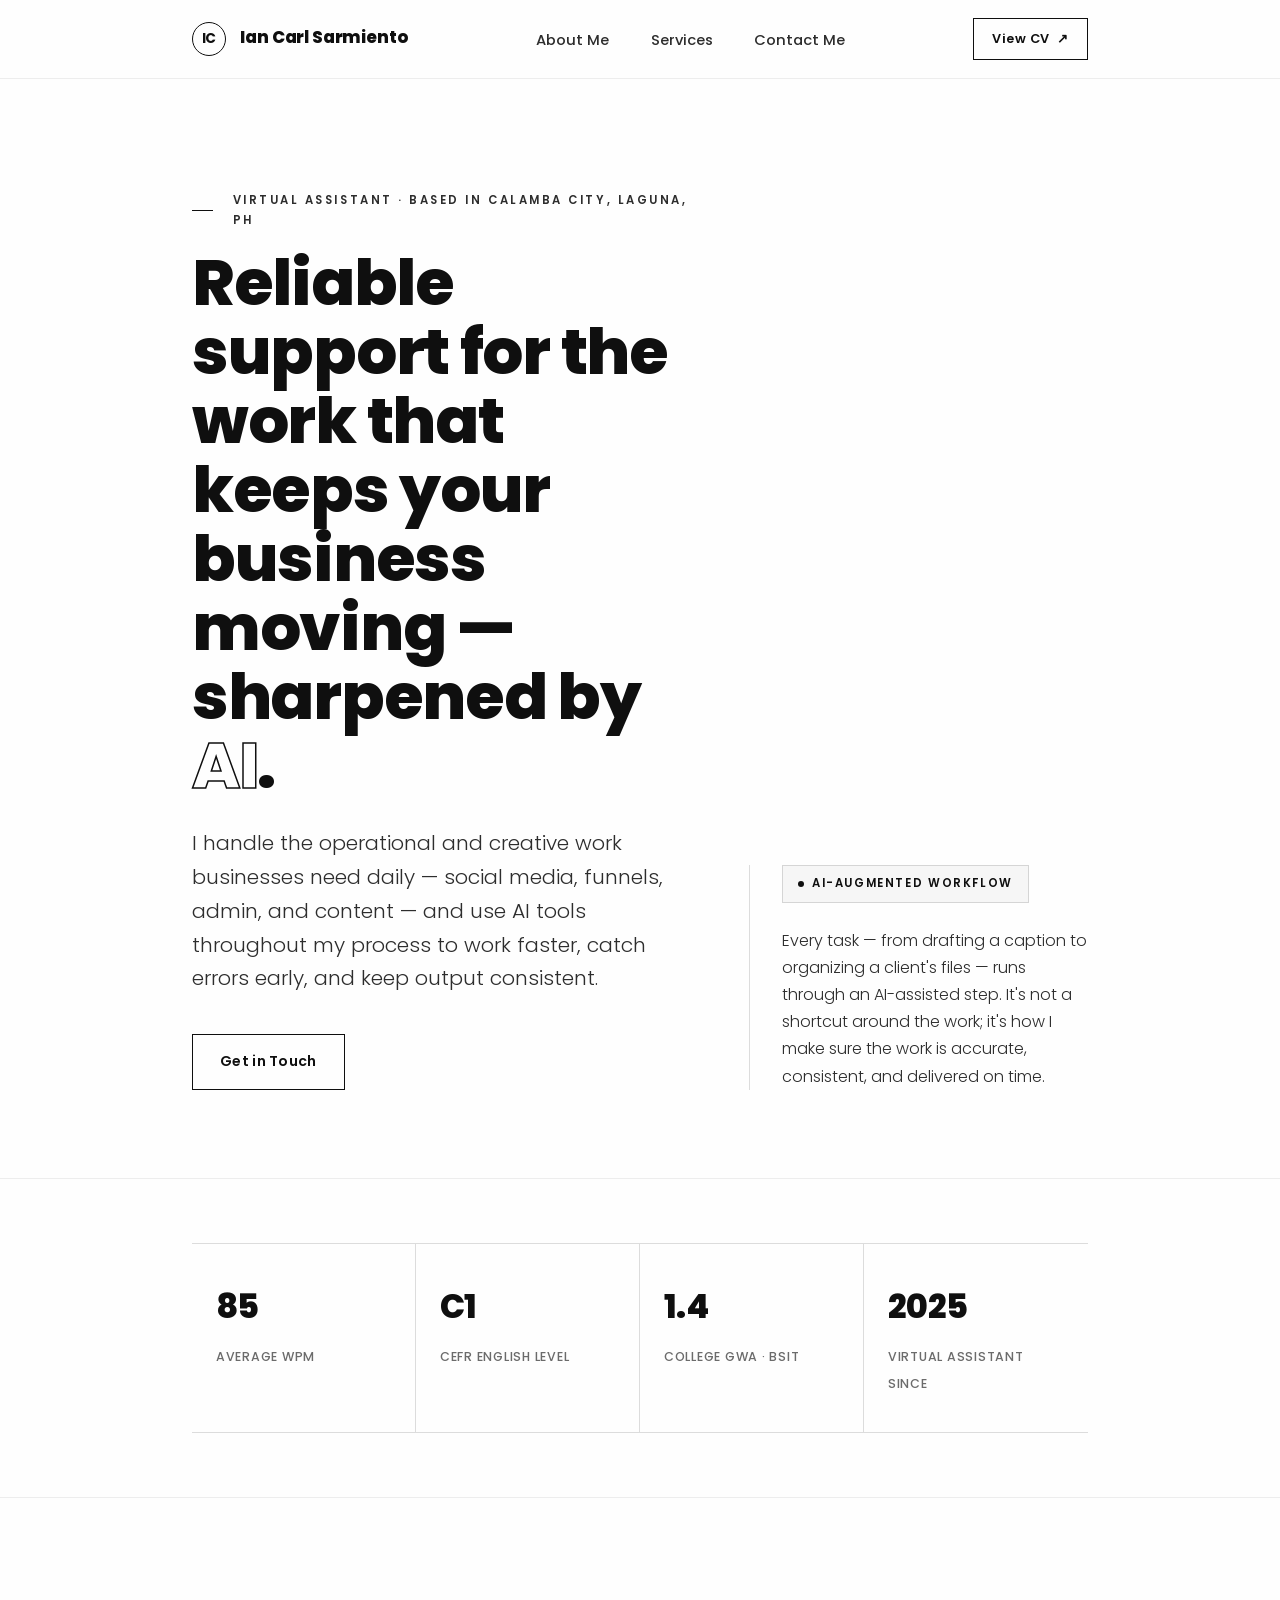
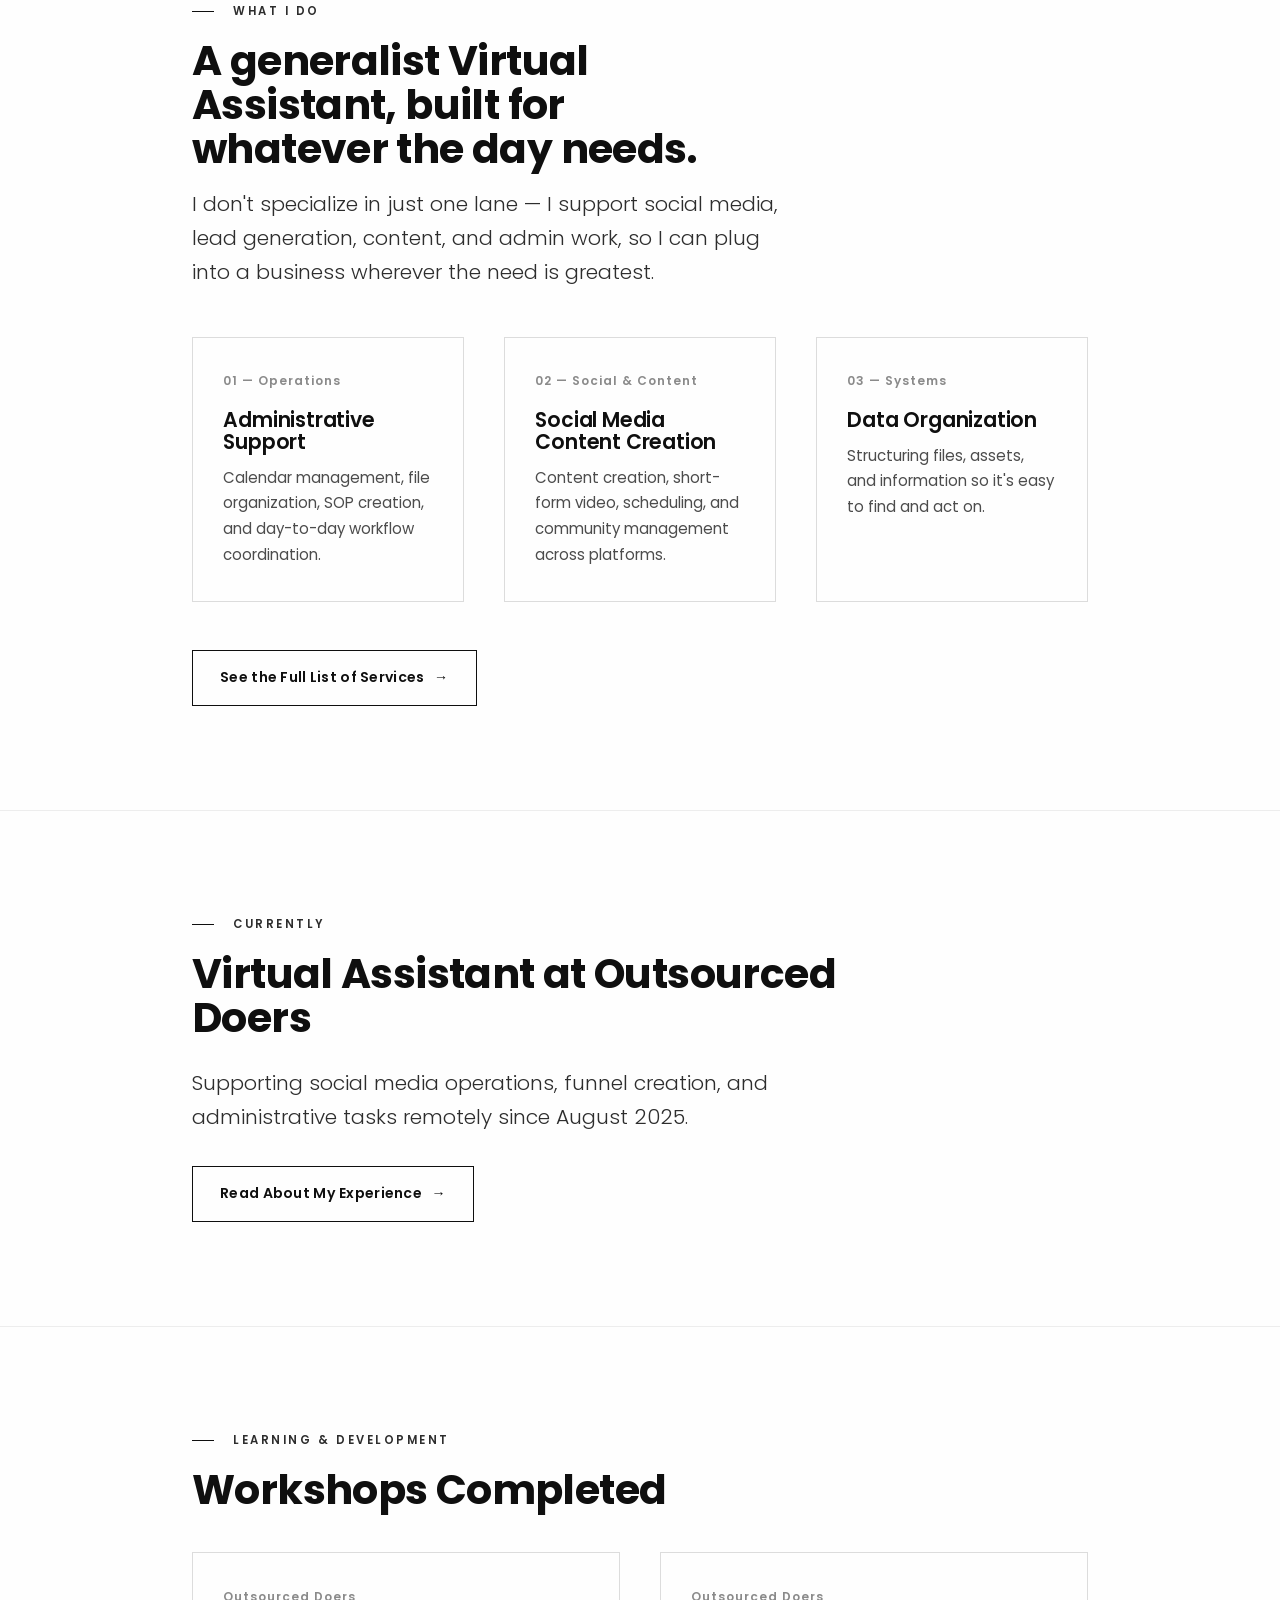
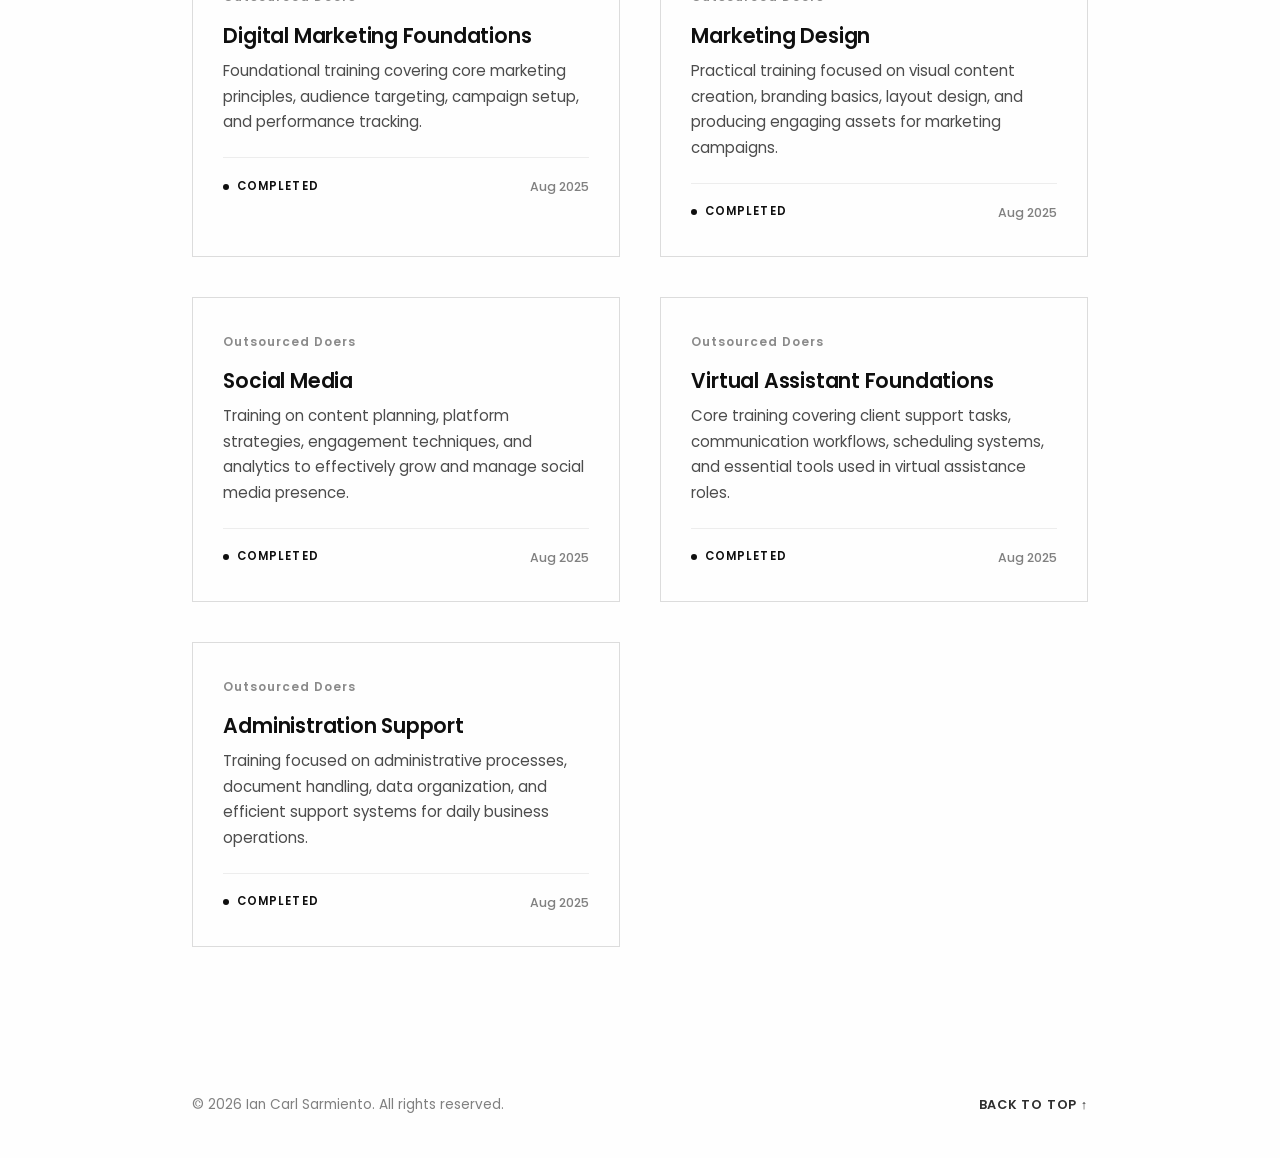
<file: index.html>
<!DOCTYPE html>
<html lang="en">
<head>
<meta charset="UTF-8">
<meta name="viewport" content="width=device-width, initial-scale=1.0">
<title>Ian Carl Sarmiento — Virtual Assistant</title>
<link rel="icon" type="image/svg+xml" href="assets/favicon.svg">
<meta name="description" content="Ian Carl Sarmiento is a Virtual Assistant supporting social media operations, funnel creation, and administrative work — with AI woven into every workflow.">
<link rel="preconnect" href="https://fonts.googleapis.com">
<link rel="preconnect" href="https://fonts.gstatic.com" crossorigin>
<link href="https://fonts.googleapis.com/css2?family=Poppins:wght@300;400;500;600;700;800&display=swap" rel="stylesheet">
<link rel="stylesheet" href="css/style.css">
</head>
<body id="top">

<nav class="nav">
  <div class="nav-inner">
    <a href="index.html" class="logo"><span class="logo-mark">IC</span>Ian Carl Sarmiento</a>
    <ul class="nav-links">
      <li><a href="about.html">About Me</a></li>
      <li><a href="services.html">Services</a></li>
      <!-- <li><a href="works.html">Works</a></li> -->
      <li><a href="contact.html">Contact Me</a></li>
    </ul>
    <div class="nav-actions">
      <a class="nav-cv" href="assets/Ian-Carl-Sarmiento-CV.pdf" target="_blank" rel="noopener"><span class="cv-label">View CV</span> ↗</a>
      <button class="nav-toggle" aria-label="Toggle menu"><span></span><span></span><span></span></button>
    </div>
  </div>
</nav>

<main>

  <section class="wrap hero">
    <div>
      <div class="eyebrow"><span class="dot"></span>Virtual Assistant · Based in Calamba City, Laguna, PH</div>
      <h1>Reliable support for the work that keeps your business moving — sharpened by <span class="outline">AI</span>.</h1>
      <p class="lede">I handle the operational and creative work businesses need daily — social media, funnels, admin, and content — and use AI tools throughout my process to work faster, catch errors early, and keep output consistent.</p>
      <div class="btn-row" style="margin-top:2.4rem;">
        <!-- <a href="works.html" class="btn btn-primary">View My Work <span class="arrow">→</span></a> -->
        <a href="contact.html" class="btn btn-ghost">Get in Touch</a>
      </div>
    </div>
    <div class="hero-side">
      <div class="stamp" style="margin-bottom:1.5rem;"><span class="dot"></span>AI-Augmented Workflow</div>
      <p>Every task — from drafting a caption to organizing a client's files — runs through an AI-assisted step. It's not a shortcut around the work; it's how I make sure the work is accurate, consistent, and delivered on time.</p>
    </div>
  </section>

  <section class="wrap section-tight reveal" style="border-bottom:1px solid var(--line-soft);">
    <div class="stat-rail">
      <div class="stat">
        <span class="num">85</span>
        <span class="label">Average WPM</span>
      </div>
      <div class="stat">
        <span class="num">C1</span>
        <span class="label">CEFR English Level</span>
      </div>
      <div class="stat">
        <span class="num">1.4</span>
        <span class="label">College GWA · BSIT</span>
      </div>
      <div class="stat">
        <span class="num">2025</span>
        <span class="label">Virtual Assistant Since</span>
      </div>
    </div>
  </section>

  <section class="wrap section reveal">
    <div class="eyebrow"><span class="dot"></span>What I Do</div>
    <h2 style="max-width:20ch; margin-bottom:1rem;">A generalist Virtual Assistant, built for whatever the day needs.</h2>
    <p class="lede" style="margin-bottom:3rem;">I don't specialize in just one lane — I support social media, lead generation, content, and admin work, so I can plug into a business wherever the need is greatest.</p>

    <div class="grid service-grid">
      <div class="bcard">
        <span class="index">01 — Operations</span>
        <h3>Administrative Support</h3>
        <p>Calendar management, file organization, SOP creation, and day-to-day workflow coordination.</p>
      </div>
      <div class="bcard">
        <span class="index">02 — Social & Content</span>
        <h3>Social Media Content Creation</h3>
        <p>Content creation, short-form video, scheduling, and community management across platforms.</p>
      </div>
      <div class="bcard">
        <span class="index">03 — Systems</span>
        <h3>Data Organization</h3>
        <p>Structuring files, assets, and information so it's easy to find and act on.</p>
      </div>
    </div>

    <div style="margin-top:3rem;">
      <a href="services.html" class="btn btn-ghost">See the Full List of Services <span class="arrow">→</span></a>
    </div>
  </section>

  <section class="wrap section reveal">
    <div class="eyebrow"><span class="dot"></span>Currently</div>
    <h2 style="max-width:26ch; margin-bottom:1.6rem;">Virtual Assistant at Outsourced Doers</h2>
    <p class="lede" style="margin-bottom:2rem;">Supporting social media operations, funnel creation, and administrative tasks remotely since August 2025.</p>
    <a href="about.html" class="btn btn-ghost">Read About My Experience <span class="arrow">→</span></a>
  </section>

  <section class="wrap section reveal">
    <div class="eyebrow"><span class="dot"></span>Learning &amp; Development</div>
    <h2 style="max-width:20ch; margin-bottom:2.5rem;">Workshops Completed</h2>

    <div class="grid workshop-grid">

      <div class="bcard">
        <span class="index">Outsourced Doers</span>
        <h3>Digital Marketing Foundations</h3>
        <p>Foundational training covering core marketing principles, audience targeting, campaign setup, and performance tracking.</p>
        <div class="workshop-meta">
          <span class="w-status"><span class="dot"></span>Completed</span>
          <span class="w-date">Aug 2025</span>
        </div>
      </div>

      <div class="bcard">
        <span class="index">Outsourced Doers</span>
        <h3>Marketing Design</h3>
        <p>Practical training focused on visual content creation, branding basics, layout design, and producing engaging assets for marketing campaigns.</p>
        <div class="workshop-meta">
          <span class="w-status"><span class="dot"></span>Completed</span>
          <span class="w-date">Aug 2025</span>
        </div>
      </div>

      <div class="bcard">
        <span class="index">Outsourced Doers</span>
        <h3>Social Media</h3>
        <p>Training on content planning, platform strategies, engagement techniques, and analytics to effectively grow and manage social media presence.</p>
        <div class="workshop-meta">
          <span class="w-status"><span class="dot"></span>Completed</span>
          <span class="w-date">Aug 2025</span>
        </div>
      </div>

      <div class="bcard">
        <span class="index">Outsourced Doers</span>
        <h3>Virtual Assistant Foundations</h3>
        <p>Core training covering client support tasks, communication workflows, scheduling systems, and essential tools used in virtual assistance roles.</p>
        <div class="workshop-meta">
          <span class="w-status"><span class="dot"></span>Completed</span>
          <span class="w-date">Aug 2025</span>
        </div>
      </div>

      <div class="bcard">
        <span class="index">Outsourced Doers</span>
        <h3>Administration Support</h3>
        <p>Training focused on administrative processes, document handling, data organization, and efficient support systems for daily business operations.</p>
        <div class="workshop-meta">
          <span class="w-status"><span class="dot"></span>Completed</span>
          <span class="w-date">Aug 2025</span>
        </div>
      </div>

    </div>
  </section>

</main>

<footer class="footer wrap">
  <div class="footer-inner">
    <p>© 2026 Ian Carl Sarmiento. All rights reserved.</p>
    <a href="#top" class="to-top">Back to Top ↑</a>
  </div>
</footer>

<script src="js/main.js"></script>
</body>
</html>
</file>
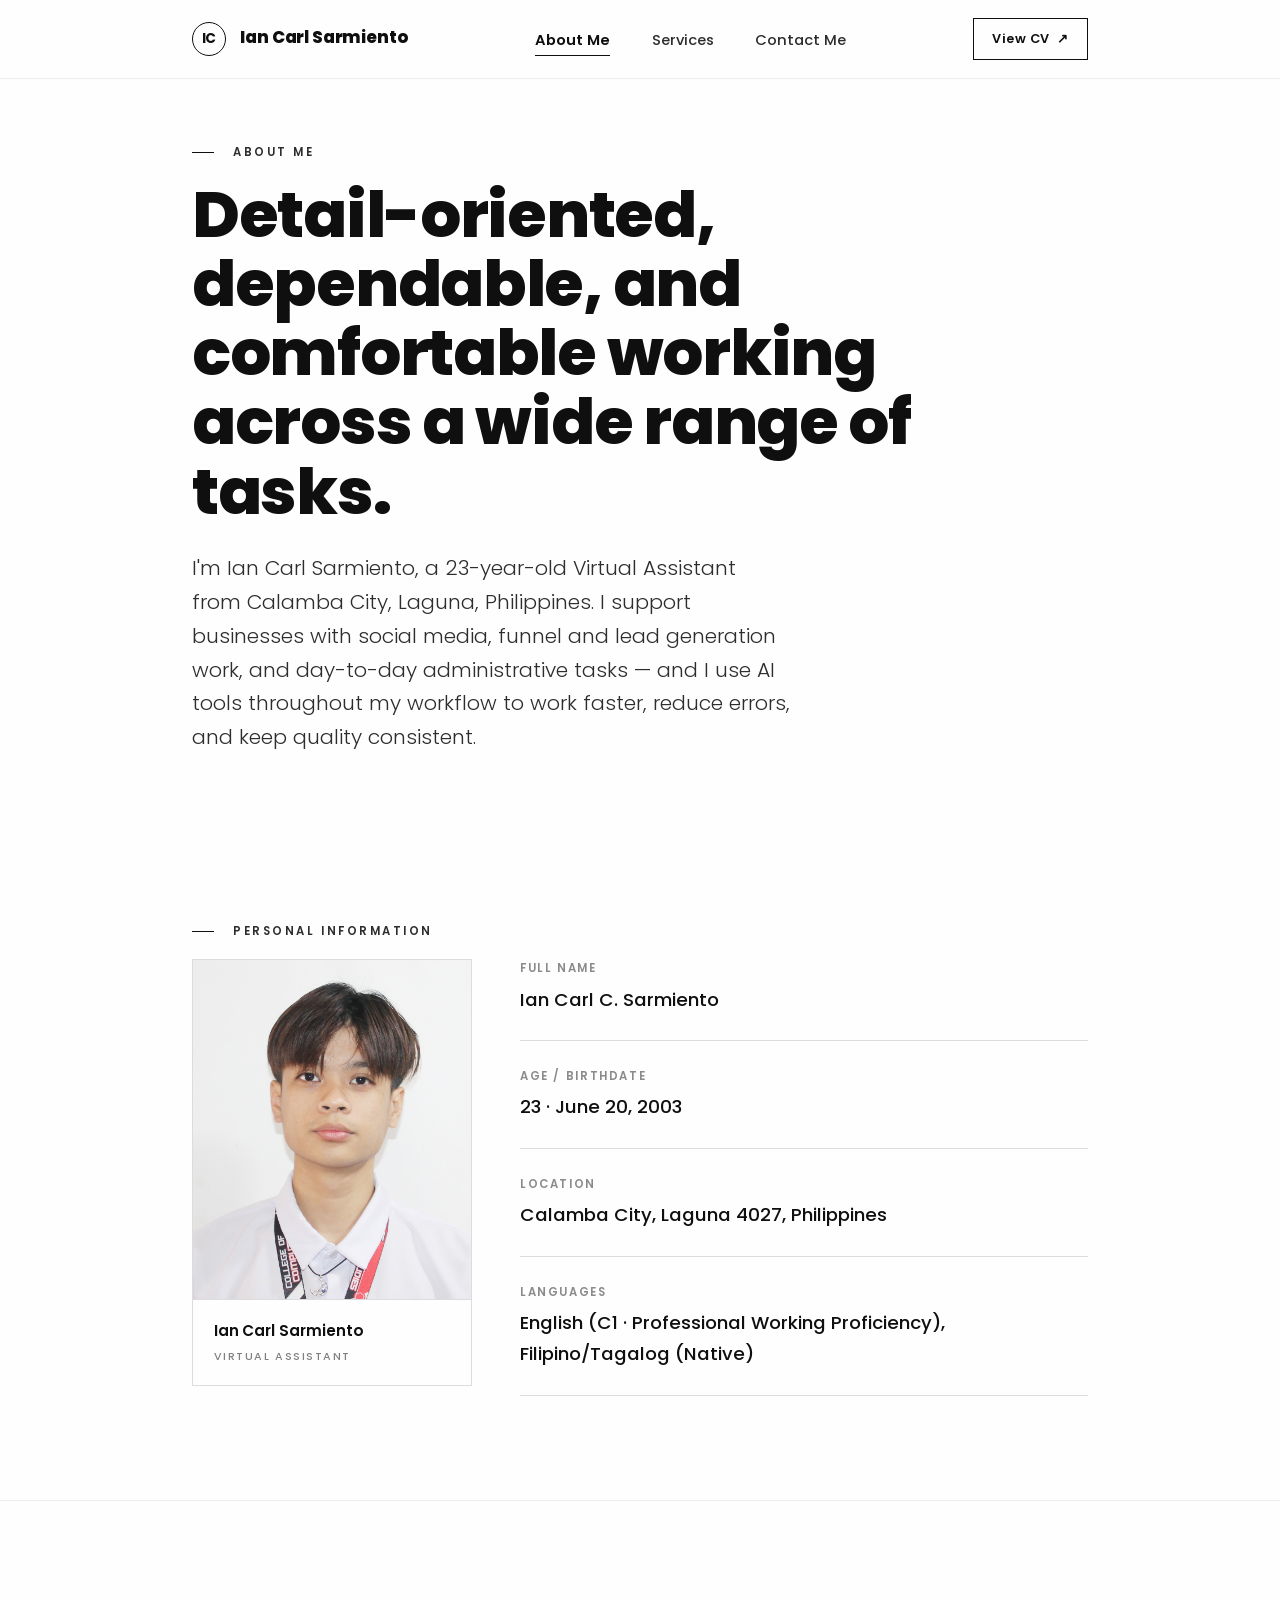
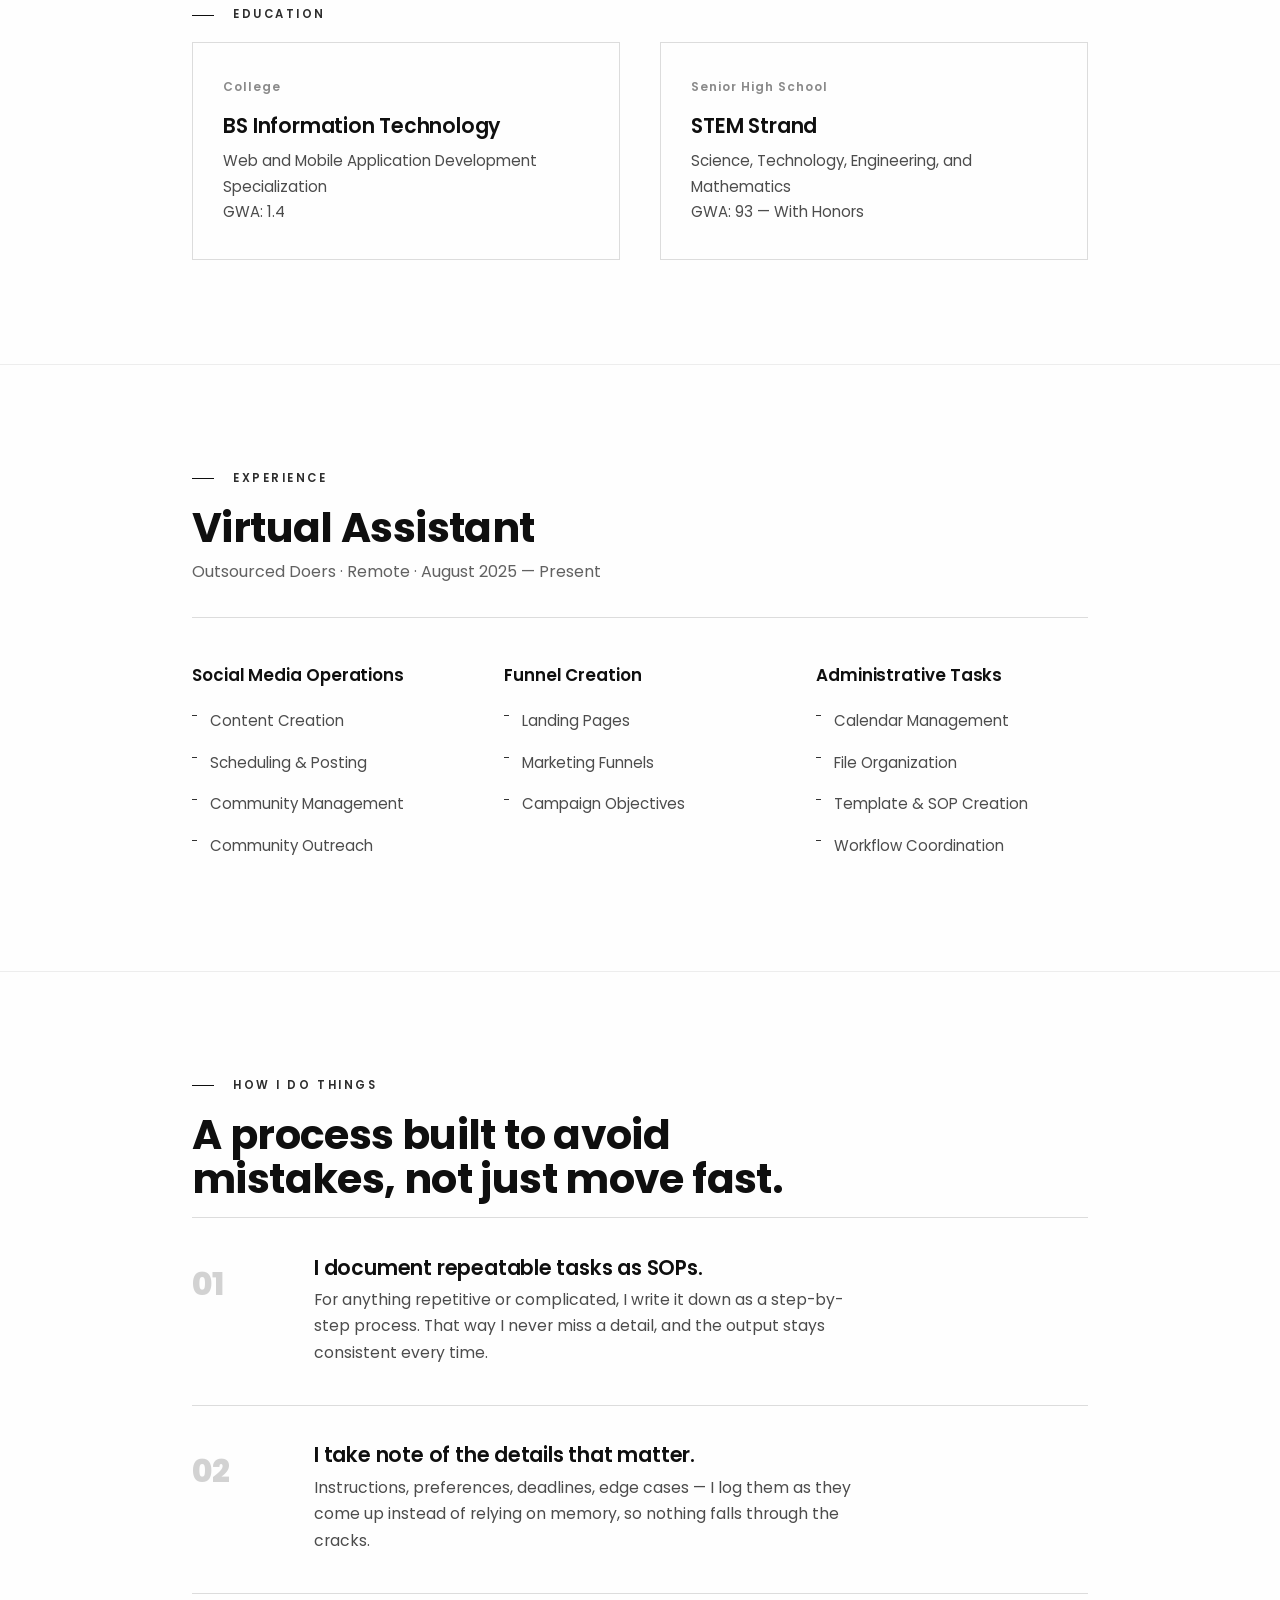
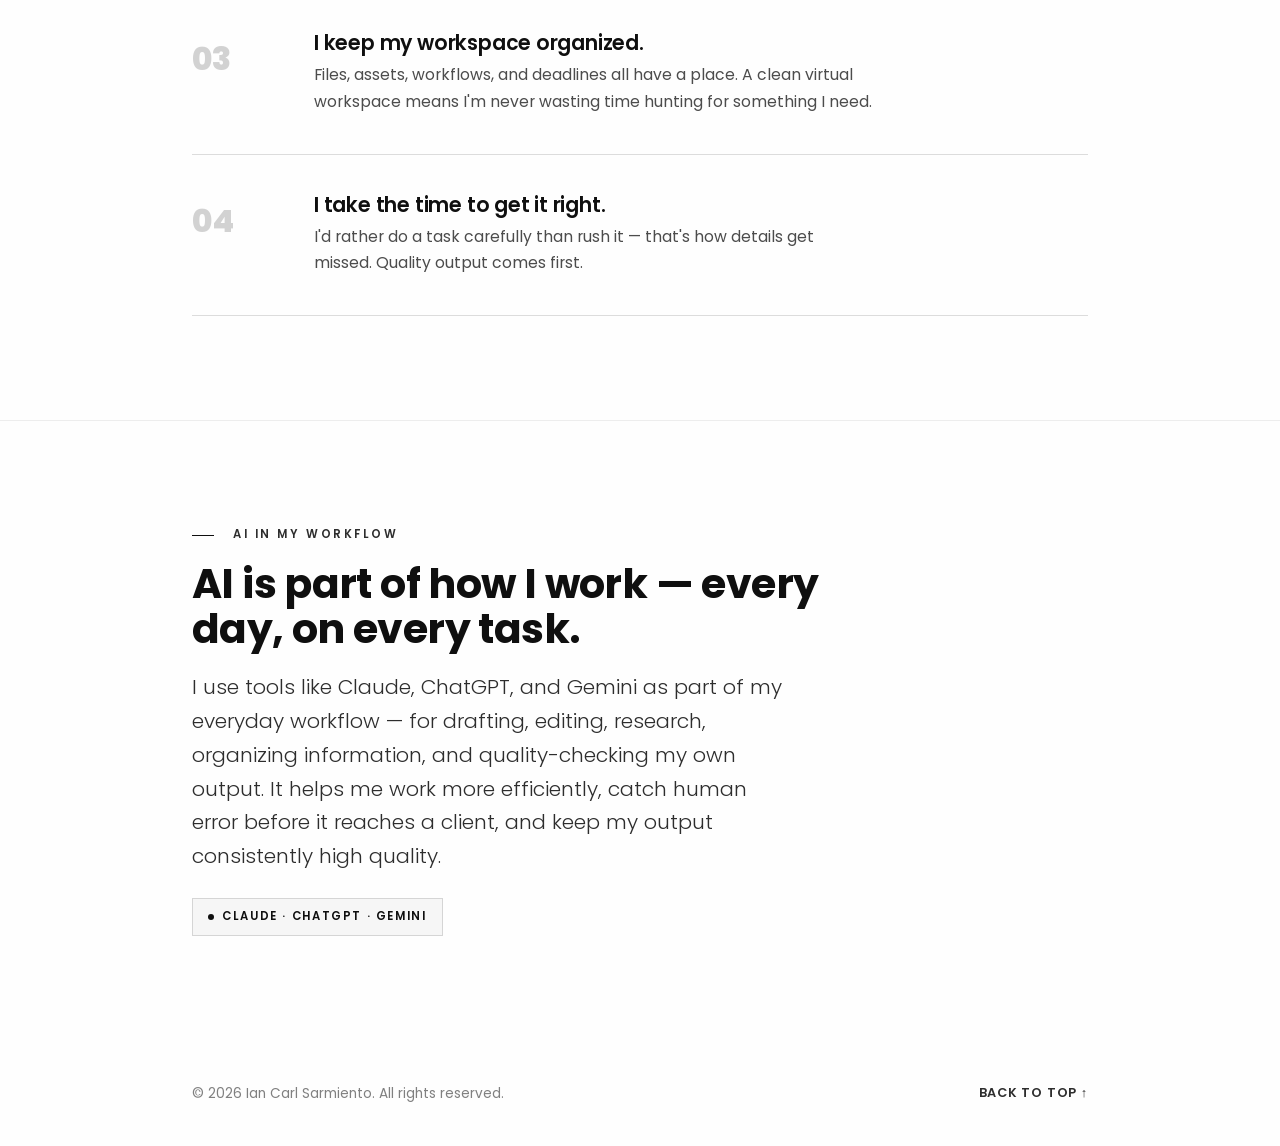
<file: about.html>
<!DOCTYPE html>
<html lang="en">
<head>
<meta charset="UTF-8">
<meta name="viewport" content="width=device-width, initial-scale=1.0">
<title>About Me — Ian Carl Sarmiento</title>
<link rel="icon" type="image/svg+xml" href="assets/favicon.svg">
<meta name="description" content="Learn about Ian Carl Sarmiento's background, education, experience, and working style as a Virtual Assistant.">
<link rel="preconnect" href="https://fonts.googleapis.com">
<link rel="preconnect" href="https://fonts.gstatic.com" crossorigin>
<link href="https://fonts.googleapis.com/css2?family=Poppins:wght@300;400;500;600;700;800&display=swap" rel="stylesheet">
<link rel="stylesheet" href="css/style.css">
</head>
<body id="top">

<nav class="nav">
  <div class="nav-inner">
    <a href="index.html" class="logo"><span class="logo-mark">IC</span>Ian Carl Sarmiento</a>
    <ul class="nav-links">
      <li><a href="about.html" class="active">About Me</a></li>
      <li><a href="services.html">Services</a></li>
      <!-- <li><a href="works.html">Works</a></li> -->
      <li><a href="contact.html">Contact Me</a></li>
    </ul>
    <div class="nav-actions">
      <a class="nav-cv" href="assets/Ian-Carl-Sarmiento-CV.pdf" target="_blank" rel="noopener"><span class="cv-label">View CV</span> ↗</a>
      <button class="nav-toggle" aria-label="Toggle menu"><span></span><span></span><span></span></button>
    </div>
  </div>
</nav>

<main>

  <section class="wrap section-tight">
    <div class="eyebrow"><span class="dot"></span>About Me</div>
    <h1 style="max-width:22ch; margin-bottom:1.6rem;">Detail-oriented, dependable, and comfortable working across a wide range of tasks.</h1>
    <p class="lede">I'm Ian Carl Sarmiento, a 23-year-old Virtual Assistant from Calamba City, Laguna, Philippines. I support businesses with social media, funnel and lead generation work, and day-to-day administrative tasks — and I use AI tools throughout my workflow to work faster, reduce errors, and keep quality consistent.</p>
  </section>

  <section class="wrap section reveal">
    <div class="eyebrow"><span class="dot"></span>Personal Information</div>
    <div class="info-row">
      <div class="portrait-card">
        <div class="portrait-frame">
          <img src="assets/profile.jpg" alt="Ian Carl Sarmiento, graduation portrait">
        </div>
        <div class="portrait-caption">
          <span class="p-name">Ian Carl Sarmiento</span>
          <span class="p-role">Virtual Assistant</span>
        </div>
      </div>
      <ul class="contact-list">
        <li>
          <span class="label">Full Name</span>
          <span class="value">Ian Carl C. Sarmiento</span>
        </li>
        <li>
          <span class="label">Age / Birthdate</span>
          <span class="value">23 · June 20, 2003</span>
        </li>
        <li>
          <span class="label">Location</span>
          <span class="value">Calamba City, Laguna 4027, Philippines</span>
        </li>
        <li>
          <span class="label">Languages</span>
          <span class="value">English (C1 · Professional Working Proficiency), Filipino/Tagalog (Native)</span>
        </li>
      </ul>
    </div>
  </section>

  <section class="wrap section reveal">
    <div class="eyebrow"><span class="dot"></span>Education</div>
    <div class="grid edu-grid">
      <div class="bcard">
        <span class="index">College</span>
        <h3>BS Information Technology</h3>
        <p>Web and Mobile Application Development Specialization<br>GWA: 1.4</p>
      </div>
      <div class="bcard">
        <span class="index">Senior High School</span>
        <h3>STEM Strand</h3>
        <p>Science, Technology, Engineering, and Mathematics<br>GWA: 93 — With Honors</p>
      </div>
    </div>
  </section>

  <section class="wrap section reveal">
    <div class="exp-head">
      <div>
        <div class="eyebrow"><span class="dot"></span>Experience</div>
        <h2>Virtual Assistant</h2>
        <p class="muted" style="margin-top:0.5rem;">Outsourced Doers · Remote · August 2025 — Present</p>
      </div>
    </div>

    <div class="grid exp-cats">
      <div class="exp-cat">
        <h4>Social Media Operations</h4>
        <ul>
          <li>Content Creation</li>
          <li>Scheduling &amp; Posting</li>
          <li>Community Management</li>
          <li>Community Outreach</li>
        </ul>
      </div>
      <div class="exp-cat">
        <h4>Funnel Creation</h4>
        <ul>
          <li>Landing Pages</li>
          <li>Marketing Funnels</li>
          <li>Campaign Objectives</li>
        </ul>
      </div>
      <div class="exp-cat">
        <h4>Administrative Tasks</h4>
        <ul>
          <li>Calendar Management</li>
          <li>File Organization</li>
          <li>Template &amp; SOP Creation</li>
          <li>Workflow Coordination</li>
        </ul>
      </div>
    </div>
  </section>

  <section class="wrap section reveal">
    <div class="eyebrow"><span class="dot"></span>How I Do Things</div>
    <h2 style="max-width:24ch; margin-bottom:1rem;">A process built to avoid mistakes, not just move fast.</h2>

    <div class="process">
      <div class="process-item">
        <span class="process-num">01</span>
        <div>
          <h3>I document repeatable tasks as SOPs.</h3>
          <p>For anything repetitive or complicated, I write it down as a step-by-step process. That way I never miss a detail, and the output stays consistent every time.</p>
        </div>
      </div>
      <div class="process-item">
        <span class="process-num">02</span>
        <div>
          <h3>I take note of the details that matter.</h3>
          <p>Instructions, preferences, deadlines, edge cases — I log them as they come up instead of relying on memory, so nothing falls through the cracks.</p>
        </div>
      </div>
      <div class="process-item">
        <span class="process-num">03</span>
        <div>
          <h3>I keep my workspace organized.</h3>
          <p>Files, assets, workflows, and deadlines all have a place. A clean virtual workspace means I'm never wasting time hunting for something I need.</p>
        </div>
      </div>
      <div class="process-item">
        <span class="process-num">04</span>
        <div>
          <h3>I take the time to get it right.</h3>
          <p>I'd rather do a task carefully than rush it — that's how details get missed. Quality output comes first.</p>
        </div>
      </div>
    </div>
  </section>

  <section class="wrap section reveal">
    <div class="eyebrow"><span class="dot"></span>AI in My Workflow</div>
    <h2 style="max-width:26ch; margin-bottom:1.2rem;">AI is part of how I work — every day, on every task.</h2>
    <p class="lede" style="margin-bottom:1.6rem;">I use tools like Claude, ChatGPT, and Gemini as part of my everyday workflow — for drafting, editing, research, organizing information, and quality-checking my own output. It helps me work more efficiently, catch human error before it reaches a client, and keep my output consistently high quality.</p>
    <div class="stamp"><span class="dot"></span>Claude · ChatGPT · Gemini</div>
  </section>

</main>

<footer class="footer wrap">
  <div class="footer-inner">
    <p>© 2026 Ian Carl Sarmiento. All rights reserved.</p>
    <a href="#top" class="to-top">Back to Top ↑</a>
  </div>
</footer>

<script src="js/main.js"></script>
</body>
</html>
</file>
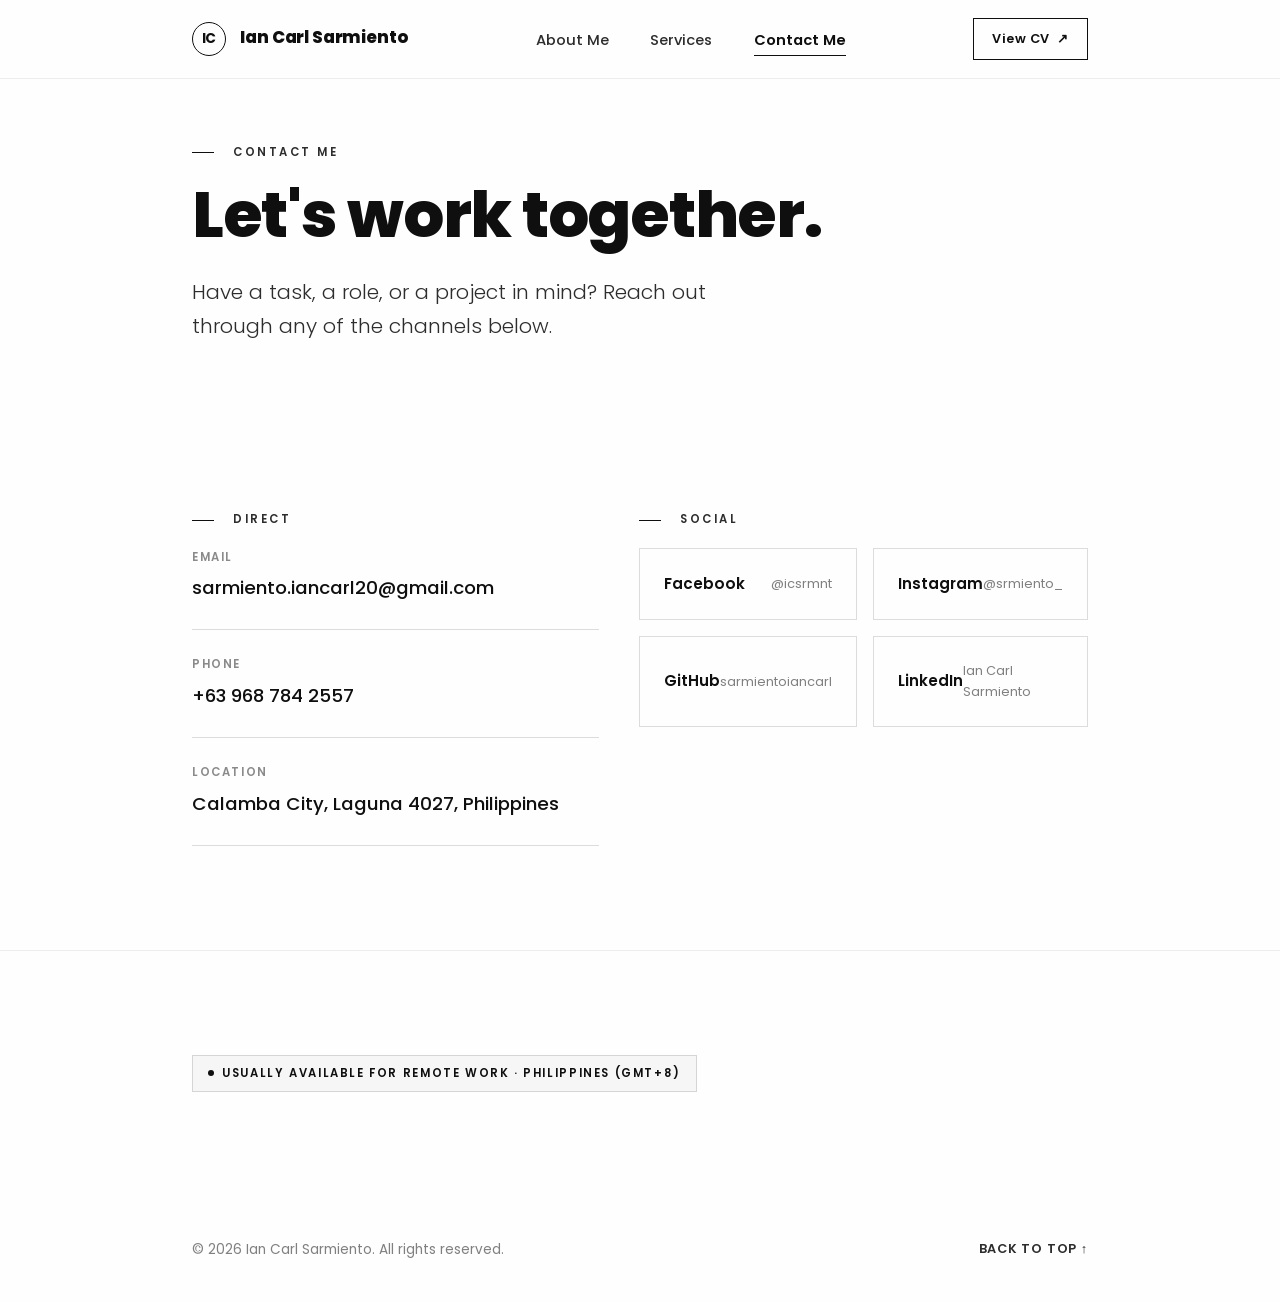
<file: contact.html>
<!DOCTYPE html>
<html lang="en">
<head>
<meta charset="UTF-8">
<meta name="viewport" content="width=device-width, initial-scale=1.0">
<title>Contact Me — Ian Carl Sarmiento</title>
<link rel="icon" type="image/svg+xml" href="assets/favicon.svg">
<meta name="description" content="Get in touch with Ian Carl Sarmiento, Virtual Assistant — email, phone, and social links.">
<link rel="preconnect" href="https://fonts.googleapis.com">
<link rel="preconnect" href="https://fonts.gstatic.com" crossorigin>
<link href="https://fonts.googleapis.com/css2?family=Poppins:wght@300;400;500;600;700;800&display=swap" rel="stylesheet">
<link rel="stylesheet" href="css/style.css">
</head>
<body id="top">

<nav class="nav">
  <div class="nav-inner">
    <a href="index.html" class="logo"><span class="logo-mark">IC</span>Ian Carl Sarmiento</a>
    <ul class="nav-links">
      <li><a href="about.html">About Me</a></li>
      <li><a href="services.html">Services</a></li>
      <!-- <li><a href="works.html">Works</a></li> -->
      <li><a href="contact.html" class="active">Contact Me</a></li>
    </ul>
    <div class="nav-actions">
      <a class="nav-cv" href="assets/Ian-Carl-Sarmiento-CV.pdf" target="_blank" rel="noopener"><span class="cv-label">View CV</span> ↗</a>
      <button class="nav-toggle" aria-label="Toggle menu"><span></span><span></span><span></span></button>
    </div>
  </div>
</nav>

<main>

  <section class="wrap section-tight">
    <div class="eyebrow"><span class="dot"></span>Contact Me</div>
    <h1 style="max-width:20ch; margin-bottom:1.6rem;">Let's work together.</h1>
    <p class="lede">Have a task, a role, or a project in mind? Reach out through any of the channels below.</p>
  </section>

  <section class="wrap section reveal">
    <div class="grid contact-grid">

      <div>
        <div class="eyebrow"><span class="dot"></span>Direct</div>
        <ul class="contact-list">
          <li>
            <span class="label">Email</span>
            <a class="value" href="mailto:sarmiento.iancarl20@gmail.com">sarmiento.iancarl20@gmail.com</a>
          </li>
          <li>
            <span class="label">Phone</span>
            <a class="value" href="tel:+639687842557">+63 968 784 2557</a>
          </li>
          <li>
            <span class="label">Location</span>
            <span class="value">Calamba City, Laguna 4027, Philippines</span>
          </li>
        </ul>
      </div>

      <div>
        <div class="eyebrow"><span class="dot"></span>Social</div>
        <div class="grid social-grid">
          <a class="social-card" href="https://facebook.com/icsrmnt" target="_blank" rel="noopener">
            <span class="name">Facebook</span>
            <span class="handle">@icsrmnt</span>
          </a>
          <a class="social-card" href="https://instagram.com/srmiento_" target="_blank" rel="noopener">
            <span class="name">Instagram</span>
            <span class="handle">@srmiento_</span>
          </a>
          <a class="social-card" href="https://github.com/sarmientoiancarl" target="_blank" rel="noopener">
            <span class="name">GitHub</span>
            <span class="handle">sarmientoiancarl</span>
          </a>
          <a class="social-card" href="https://linkedin.com/in/ian-carl-sarmiento-1b087b373" target="_blank" rel="noopener">
            <span class="name">LinkedIn</span>
            <span class="handle">Ian Carl Sarmiento</span>
          </a>
        </div>
      </div>

    </div>
  </section>

  <section class="wrap section reveal">
    <div class="stamp"><span class="dot"></span>Usually available for remote work · Philippines (GMT+8)</div>
  </section>

</main>

<footer class="footer wrap">
  <div class="footer-inner">
    <p>© 2026 Ian Carl Sarmiento. All rights reserved.</p>
    <a href="#top" class="to-top">Back to Top ↑</a>
  </div>
</footer>

<script src="js/main.js"></script>
</body>
</html>
</file>
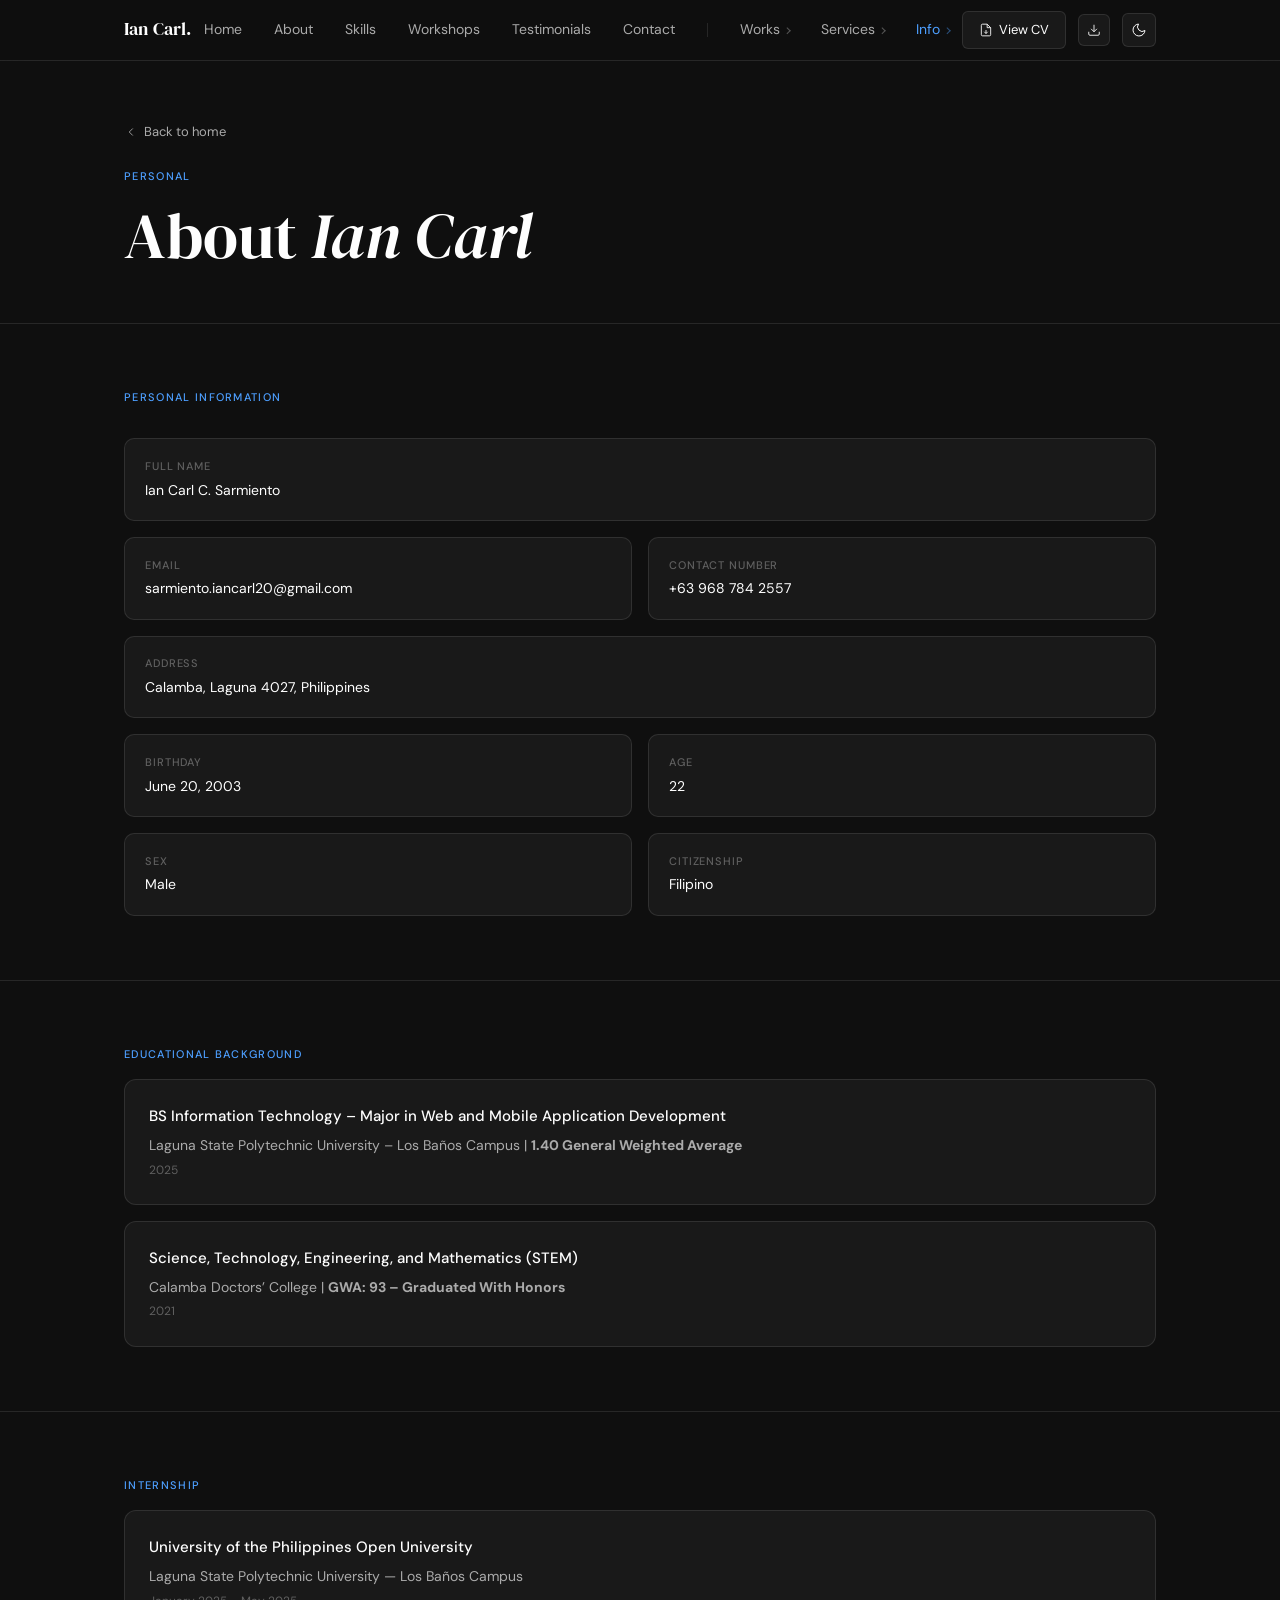
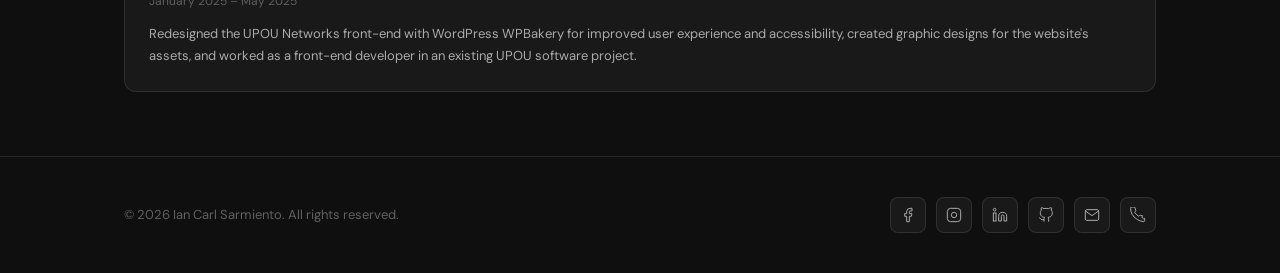
<file: info.html>
<!DOCTYPE html>
<html lang="en" data-theme="dark">
<head>
  <meta charset="UTF-8" />
  <meta name="viewport" content="width=device-width, initial-scale=1.0" />

  <title>Info &mdash; Ian Carl Sarmiento</title>

  <link rel="preconnect" href="https://fonts.googleapis.com" />
  <link rel="preconnect" href="https://fonts.gstatic.com" crossorigin />
  <link href="https://fonts.googleapis.com/css2?family=DM+Sans:ital,opsz,wght@0,9..40,300;0,9..40,400;0,9..40,500;1,9..40,300&family=DM+Serif+Display:ital@0;1&display=swap" rel="stylesheet" />

  <link rel="icon" type="image/svg+xml" href="data:image/svg+xml,<svg xmlns='http://www.w3.org/2000/svg' viewBox='0 0 64 64'><rect width='64' height='64' rx='14' fill='%230F0F0F'/><path d='M44 18L24 26H18a2 2 0 0 0-2 2v8a2 2 0 0 0 2 2h2l3 10h4l-2-10h1l20 8V18z' fill='%234D9FFF'/><circle cx='46' cy='32' r='3' fill='%234D9FFF' opacity='0.5'/></svg>">

  <link rel="stylesheet" href="styles.css" />
</head>
<body>

  <!-- NAV -->
  <nav>
    <div class="nav-inner">
      <a href="index.html" class="nav-logo">Ian Carl.</a>
      <ul class="nav-links">
        <li><a href="index.html">Home</a></li>
        <li><a href="index.html#about">About</a></li>
        <li><a href="index.html#skills">Skills</a></li>
        <li><a href="index.html#workshops">Workshops</a></li>
        <li><a href="index.html#testimonials">Testimonials</a></li>
        <li><a href="index.html#contact">Contact</a></li>
        <li class="nav-divider"></li>
        <li><a href="works.html" class="nav-page-link">Works</a></li>
        <li><a href="services.html" class="nav-page-link">Services</a></li>
        <li><a href="info.html" class="nav-page-link active">Info</a></li>
      </ul>
      <div class="nav-right">
        <a class="btn-cv" href="assets/pdf/Sarmiento_Ian_Carl_-_CV.pdf" target="_blank" rel="noopener">
          <svg viewBox="0 0 24 24" stroke-width="1.5"><path d="M14 2H6a2 2 0 00-2 2v16a2 2 0 002 2h12a2 2 0 002-2V8z"/><polyline points="14 2 14 8 20 8"/><line x1="12" y1="12" x2="12" y2="18"/><polyline points="9 15 12 18 15 15"/></svg> View CV
        </a>
        <a class="btn-cv-download" href="assets/pdf/Sarmiento_Ian_Carl_-_CV.pdf" download="Sarmiento_Ian_Carl_CV.pdf" aria-label="Download CV">
          <svg viewBox="0 0 24 24" stroke-width="1.5"><path d="M21 15v4a2 2 0 01-2 2H5a2 2 0 01-2-2v-4"/><polyline points="7 10 12 15 17 10"/><line x1="12" y1="15" x2="12" y2="3"/></svg>
        </a>
        <button class="burger" id="burger" aria-label="Toggle menu">
          <span></span><span></span><span></span>
        </button>
        <button class="theme-toggle" id="themeToggle" aria-label="Toggle theme">
          <svg id="iconSun" viewBox="0 0 24 24" style="display:none"><circle cx="12" cy="12" r="5"/><line x1="12" y1="1" x2="12" y2="3"/><line x1="12" y1="21" x2="12" y2="23"/><line x1="4.22" y1="4.22" x2="5.64" y2="5.64"/><line x1="18.36" y1="18.36" x2="19.78" y2="19.78"/><line x1="1" y1="12" x2="3" y2="12"/><line x1="21" y1="12" x2="23" y2="12"/><line x1="4.22" y1="19.78" x2="5.64" y2="18.36"/><line x1="18.36" y1="5.64" x2="19.78" y2="4.22"/></svg>
          <svg id="iconMoon" viewBox="0 0 24 24"><path d="M21 12.79A9 9 0 1111.21 3 7 7 0 0021 12.79z"/></svg>
        </button>
      </div>
    </div>
  </nav>

  <!-- MOBILE MENU -->
  <div class="mobile-menu" id="mobileMenu">
    <ul>
      <li><a href="index.html">Home</a></li>
      <li><a href="index.html#about">About</a></li>
      <li><a href="index.html#skills">Skills</a></li>
      <li><a href="index.html#workshops">Workshops</a></li>
      <li><a href="works.html">Works</a></li>
      <li><a href="services.html">Services</a></li>
      <li><a href="index.html#testimonials">Testimonials</a></li>
      <li><a href="info.html" class="active">Info</a></li>
      <li><a href="index.html#contact">Contact</a></li>
    </ul>
    <div class="mobile-menu-bottom">
      <a class="btn-cv" href="assets/pdf/Sarmiento_Ian_Carl_-_CV.pdf" target="_blank" rel="noopener">
        <svg viewBox="0 0 24 24" stroke-width="1.5"><path d="M14 2H6a2 2 0 00-2 2v16a2 2 0 002 2h12a2 2 0 002-2V8z"/><polyline points="14 2 14 8 20 8"/><line x1="12" y1="12" x2="12" y2="18"/><polyline points="9 15 12 18 15 15"/></svg> View CV
      </a>
      <a class="btn-cv-download" href="assets/pdf/Sarmiento_Ian_Carl_-_CV.pdf" download="Sarmiento_Ian_Carl_CV.pdf" aria-label="Download CV">
        <svg viewBox="0 0 24 24" stroke-width="1.5"><path d="M21 15v4a2 2 0 01-2 2H5a2 2 0 01-2-2v-4"/><polyline points="7 10 12 15 17 10"/><line x1="12" y1="15" x2="12" y2="3"/></svg>
      </a>
    </div>
  </div>

  <!-- PAGE HEADER -->
  <header class="info-header">
    <div class="container">
      <div class="fade-up">
        <a href="index.html" class="back-link">
          <svg viewBox="0 0 24 24" stroke-width="1.5"><polyline points="15 18 9 12 15 6"/></svg>
          Back to home
        </a>
        <p class="section-label" style="margin-top:1.25rem;">Personal</p>
        <h1 class="serif" style="margin-top:0.5rem;">About <em>Ian Carl</em></h1>
      </div>
    </div>
  </header>

  <!-- PERSONAL INFO -->
  <section class="info-section">
    <div class="container">
      <div class="fade-up"><p class="section-label">Personal Information</p></div>
      <div class="info-grid fade-up" style="transition-delay:0.05s">
        <div class="info-row full"><span class="info-key">Full Name</span><span class="info-val">Ian Carl C. Sarmiento</span></div>
        <div class="info-row"><span class="info-key">Email</span><span class="info-val">sarmiento.iancarl20@gmail.com</span></div>
        <div class="info-row"><span class="info-key">Contact Number</span><span class="info-val">+63 968 784 2557</span></div>
        <div class="info-row full"><span class="info-key">Address</span><span class="info-val">Calamba, Laguna 4027, Philippines</span></div>
        <div class="info-row"><span class="info-key">Birthday</span><span class="info-val">June 20, 2003</span></div>
        <div class="info-row"><span class="info-key">Age</span><span class="info-val">22</span></div>
        <div class="info-row"><span class="info-key">Sex</span><span class="info-val">Male</span></div>
        <div class="info-row"><span class="info-key">Citizenship</span><span class="info-val">Filipino</span></div>
      </div>
    </div>
  </section>

  <hr class="divider" />

  <!-- EDUCATION -->
  <section class="info-section">
    <div class="container">
      <div class="fade-up"><p class="section-label">Educational Background</p></div>
      <div class="info-edu-card fade-up" style="transition-delay:0.05s">
        <div class="info-edu-degree">BS Information Technology &ndash; Major in Web and Mobile Application Development</div>
        <div class="info-edu-school">Laguna State Polytechnic University &ndash; Los Ba&ntilde;os Campus | <b>1.40 General Weighted Average</b></div>
        <div class="info-edu-year">2025</div>
      </div>
      <div class="info-edu-card fade-up" style="transition-delay:0.10s">
        <div class="info-edu-degree">Science, Technology, Engineering, and Mathematics (STEM)</div>
        <div class="info-edu-school">Calamba Doctors&rsquo; College | <b>GWA: 93 – Graduated With Honors</b></div>
        <div class="info-edu-year">2021</div>
      </div>
    </div>
  </section>

  <hr class="divider" />

  <!-- INTERNSHIP -->
  <section class="info-section">
    <div class="container">
      <div class="fade-up"><p class="section-label">Internship</p></div>
      <div class="info-edu-card fade-up" style="transition-delay:0.05s">
        <div class="info-edu-degree">University of the Philippines Open University</div>
        <div class="info-edu-school">Laguna State Polytechnic University &mdash; Los Baños Campus</div>
        <div class="info-edu-year">January 2025 &ndash; May 2025</div>
        <p style="font-size:13px; color:var(--text-2); margin-top:0.75rem; line-height:1.7;">Redesigned the UPOU Networks front-end with WordPress WPBakery for improved user experience and accessibility, created graphic designs for the website's assets, and worked as a front-end developer in an existing UPOU software project.</p>
      </div>
    </div>
  </section>

  <footer>
    <div class="footer-inner">
      <span class="footer-copy">&copy; 2026 Ian Carl Sarmiento. All rights reserved.</span>
      <div class="footer-socials">
        <a class="social-link" href="https://www.facebook.com/icsrmnt" target="_blank" rel="noopener" aria-label="Facebook">
          <svg viewBox="0 0 24 24"><path d="M18 2h-3a5 5 0 00-5 5v3H7v4h3v8h4v-8h3l1-4h-4V7a1 1 0 011-1h3z"/></svg>
        </a>
        <a class="social-link" href="https://www.instagram.com/srmiento_/" target="_blank" rel="noopener" aria-label="Instagram">
          <svg viewBox="0 0 24 24"><rect x="2" y="2" width="20" height="20" rx="5"/><path d="M16 11.37A4 4 0 1112.63 8 4 4 0 0116 11.37z"/><line x1="17.5" y1="6.5" x2="17.51" y2="6.5"/></svg>
        </a>
        <a class="social-link" href="https://www.linkedin.com/in/ian-carl-sarmiento-1b087b373/" target="_blank" rel="noopener" aria-label="LinkedIn">
          <svg viewBox="0 0 24 24"><path d="M16 8a6 6 0 016 6v7h-4v-7a2 2 0 00-2-2 2 2 0 00-2 2v7h-4v-7a6 6 0 016-6z"/><rect x="2" y="9" width="4" height="12"/><circle cx="4" cy="4" r="2"/></svg>
        </a>
        <a class="social-link" href="https://github.com/sarmientoiancarl" target="_blank" rel="noopener" aria-label="GitHub">
          <svg viewBox="0 0 24 24"><path d="M9 19c-5 1.5-5-2.5-7-3m14 6v-3.87a3.37 3.37 0 00-.94-2.61c3.14-.35 6.44-1.54 6.44-7A5.44 5.44 0 0020 4.77 5.07 5.07 0 0019.91 1S18.73.65 16 2.48a13.38 13.38 0 00-7 0C6.27.65 5.09 1 5.09 1A5.07 5.07 0 005 4.77a5.44 5.44 0 00-1.5 3.78c0 5.42 3.3 6.61 6.44 7A3.37 3.37 0 009 18.13V22"/></svg>
        </a>
        <a class="social-link" href="ma&#105;lto&#58;sarmiento.iancarl20&#64;gmail.com" aria-label="Email">
          <svg viewBox="0 0 24 24"><path d="M4 4h16c1.1 0 2 .9 2 2v12c0 1.1-.9 2-2 2H4c-1.1 0-2-.9-2-2V6c0-1.1.9-2 2-2z"/><polyline points="22,6 12,13 2,6"/></svg>
        </a>
        <a class="social-link" href="tel:+639687842557" aria-label="Phone">
          <svg viewBox="0 0 24 24"><path d="M22 16.92v3a2 2 0 01-2.18 2 19.79 19.79 0 01-8.63-3.07A19.5 19.5 0 013.07 10.8 19.79 19.79 0 01.84 2.18 2 2 0 012.83 0h3a2 2 0 012 1.72c.127.96.361 1.903.7 2.81a2 2 0 01-.45 2.11L7.09 7.91a16 16 0 006 6l.91-.91a2 2 0 012.11-.45c.907.339 1.85.573 2.81.7A2 2 0 0022 16.92z"/></svg>
        </a>
      </div>
    </div>
  </footer>

  <!-- BACK TO TOP -->
  <button class="back-to-top" id="backToTop" aria-label="Back to top">
    <svg viewBox="0 0 24 24"><polyline points="18 15 12 9 6 15"/></svg>
  </button>

  <script src="scripts.js"></script>
</body>
</html>
</file>
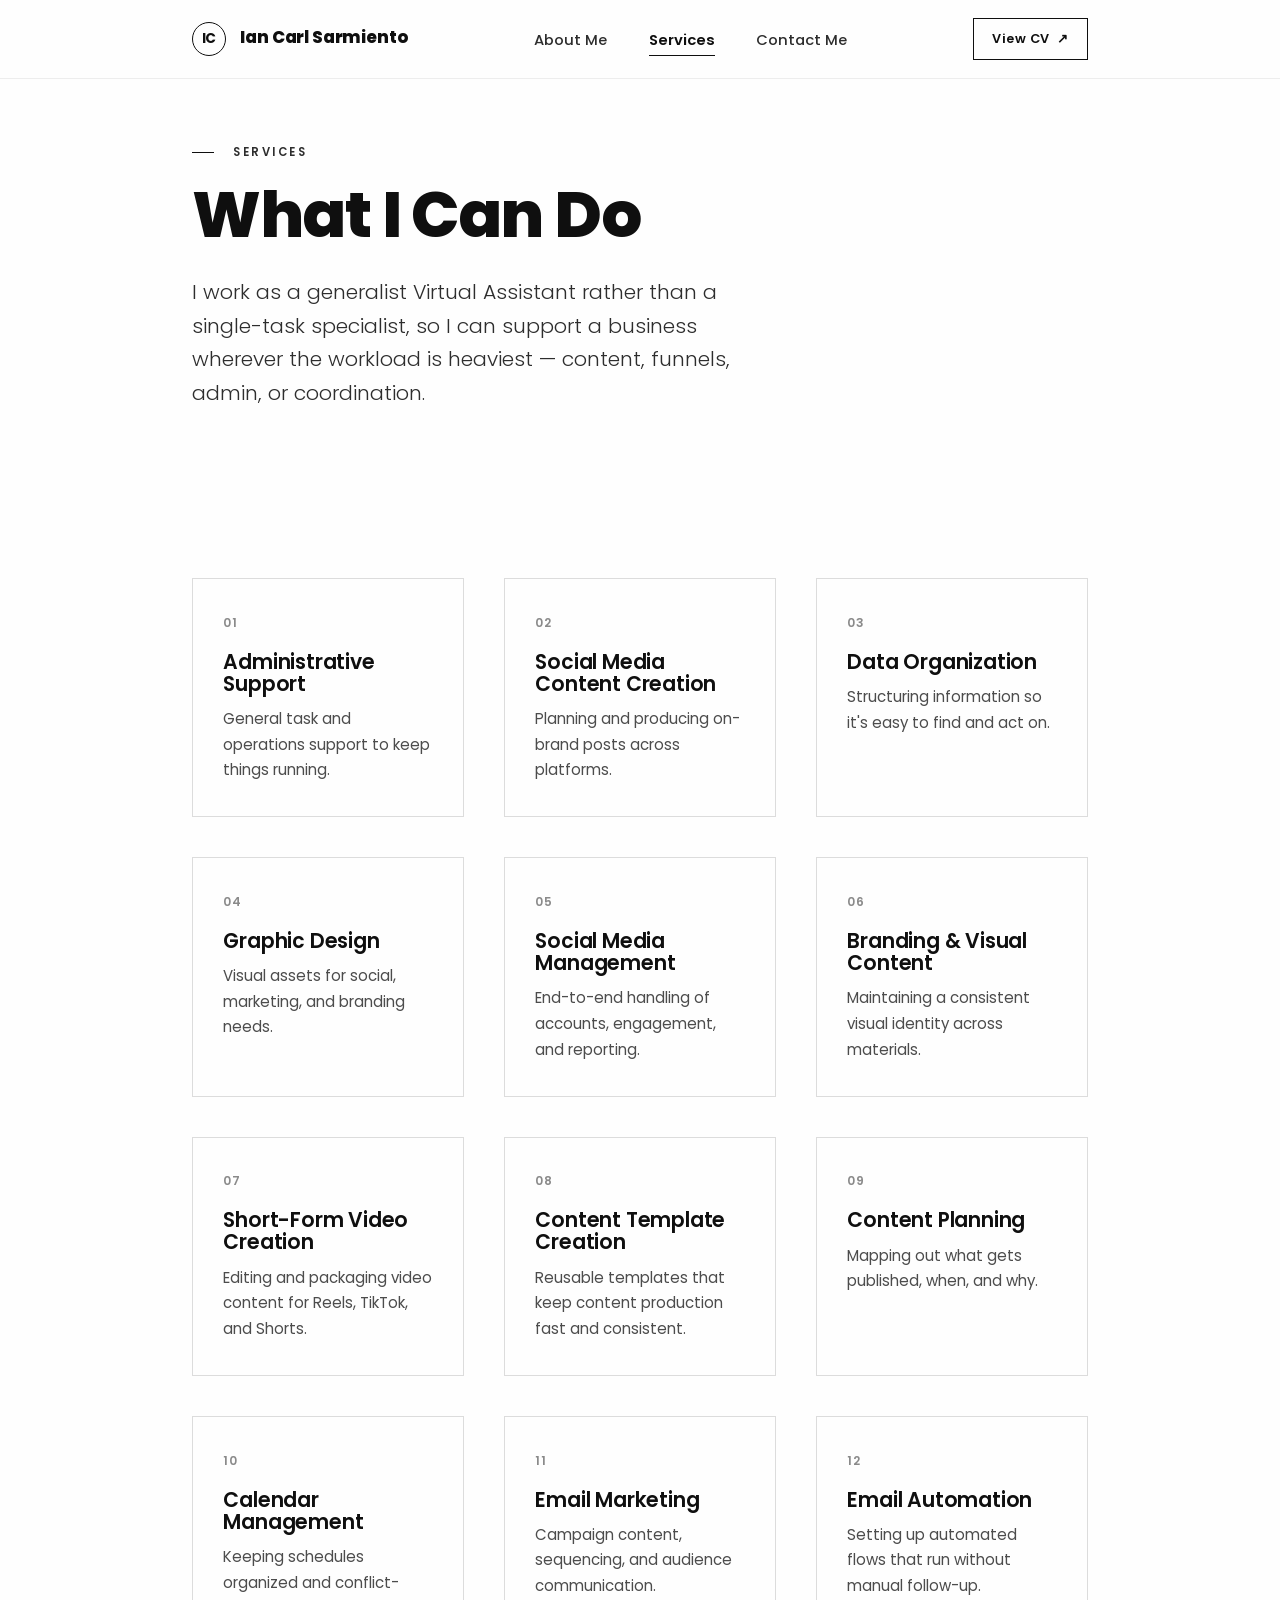
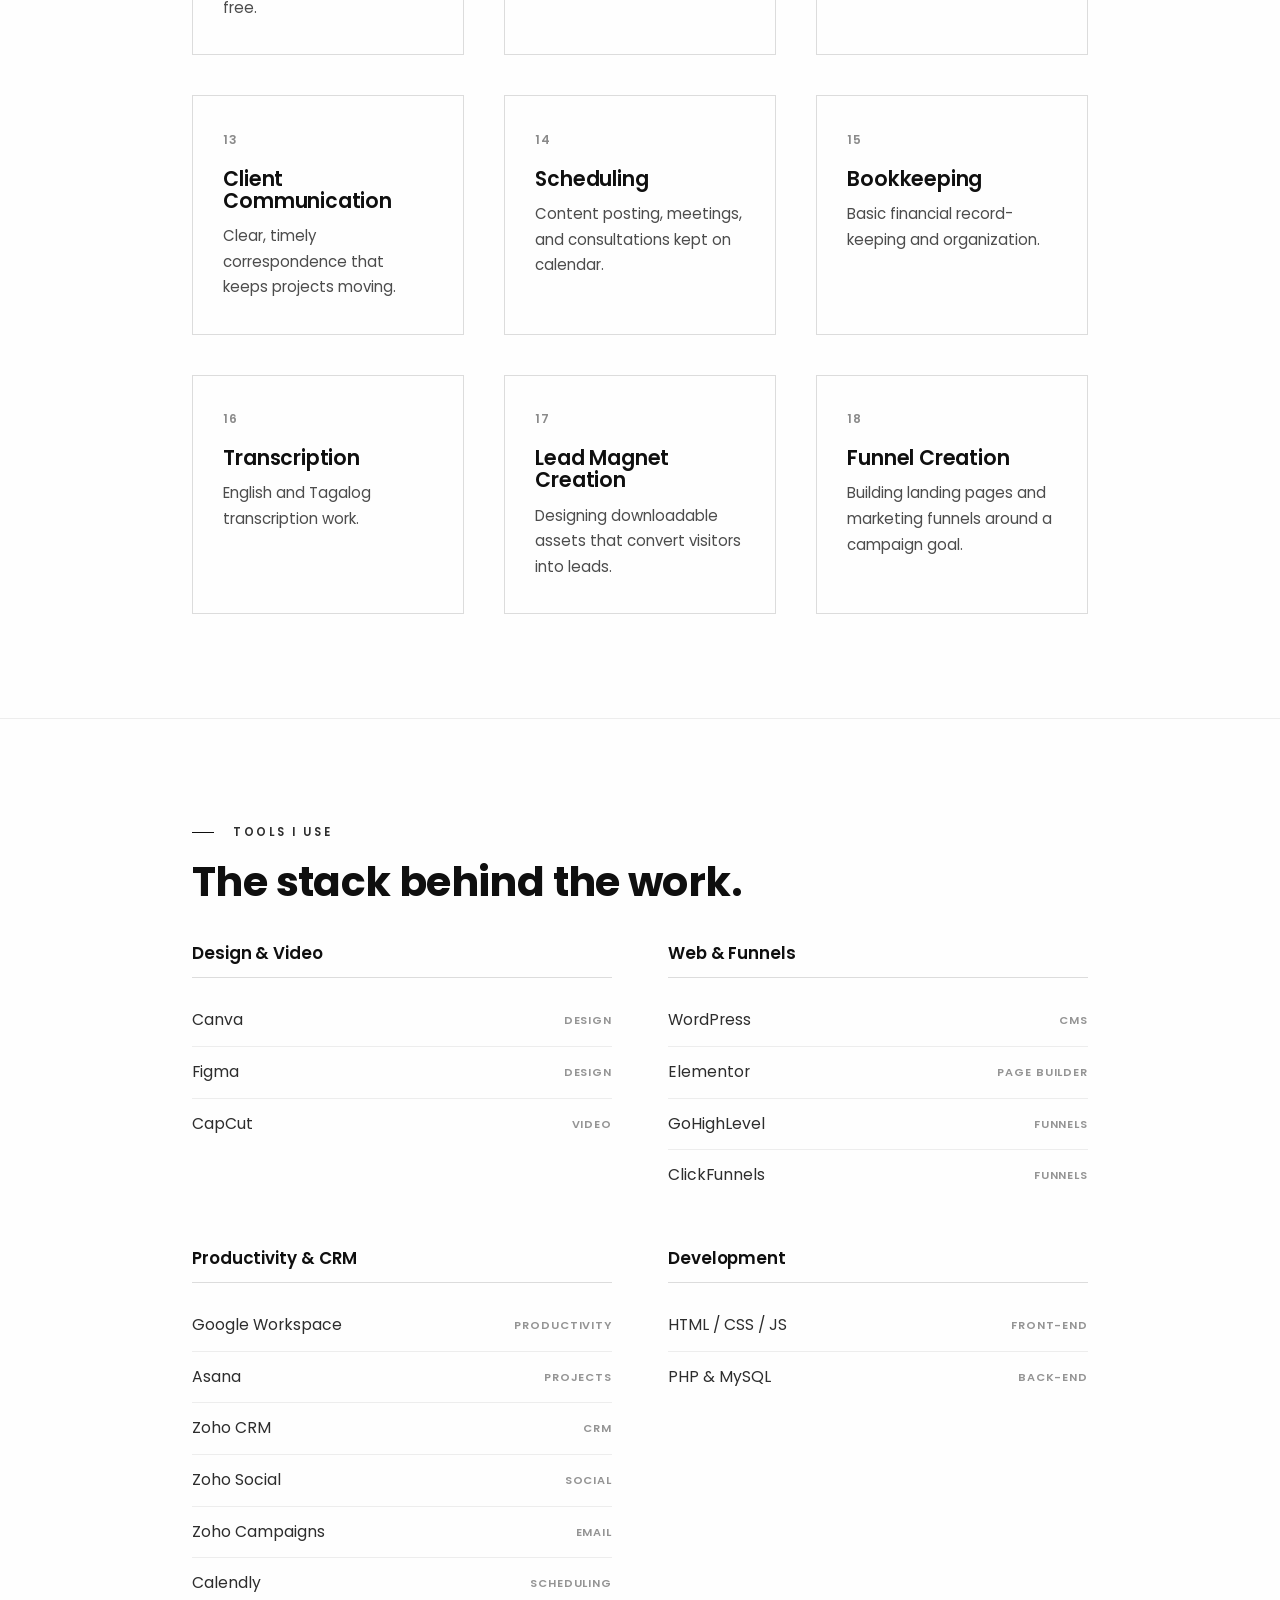
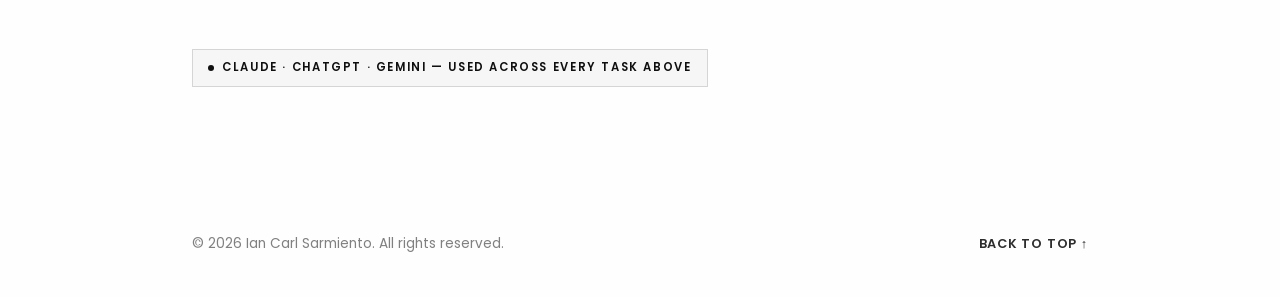
<file: services.html>
<!DOCTYPE html>
<html lang="en">
<head>
<meta charset="UTF-8">
<meta name="viewport" content="width=device-width, initial-scale=1.0">
<title>Services — Ian Carl Sarmiento</title>
<link rel="icon" type="image/svg+xml" href="assets/favicon.svg">
<meta name="description" content="Virtual Assistant services offered by Ian Carl Sarmiento, including social media, funnel creation, admin support, and the tools used to deliver them.">
<link rel="preconnect" href="https://fonts.googleapis.com">
<link rel="preconnect" href="https://fonts.gstatic.com" crossorigin>
<link href="https://fonts.googleapis.com/css2?family=Poppins:wght@300;400;500;600;700;800&display=swap" rel="stylesheet">
<link rel="stylesheet" href="css/style.css">
</head>
<body id="top">

<nav class="nav">
  <div class="nav-inner">
    <a href="index.html" class="logo"><span class="logo-mark">IC</span>Ian Carl Sarmiento</a>
    <ul class="nav-links">
      <li><a href="about.html">About Me</a></li>
      <li><a href="services.html" class="active">Services</a></li>
      <!-- <li><a href="works.html">Works</a></li> -->
      <li><a href="contact.html">Contact Me</a></li>
    </ul>
    <div class="nav-actions">
      <a class="nav-cv" href="assets/Ian-Carl-Sarmiento-CV.pdf" target="_blank" rel="noopener"><span class="cv-label">View CV</span> ↗</a>
      <button class="nav-toggle" aria-label="Toggle menu"><span></span><span></span><span></span></button>
    </div>
  </div>
</nav>

<main>

  <section class="wrap section-tight">
    <div class="eyebrow"><span class="dot"></span>Services</div>
    <h1 style="max-width:22ch; margin-bottom:1.6rem;">What I Can Do</h1>
    <p class="lede">I work as a generalist Virtual Assistant rather than a single-task specialist, so I can support a business wherever the workload is heaviest — content, funnels, admin, or coordination.</p>
  </section>

  <section class="wrap section reveal">
    <div class="grid service-grid">

      <div class="bcard">
        <span class="index">01</span>
        <h3>Administrative Support</h3>
        <p>General task and operations support to keep things running.</p>
      </div>

      <div class="bcard">
        <span class="index">02</span>
        <h3>Social Media Content Creation</h3>
        <p>Planning and producing on-brand posts across platforms.</p>
      </div>

      <div class="bcard">
        <span class="index">03</span>
        <h3>Data Organization</h3>
        <p>Structuring information so it's easy to find and act on.</p>
      </div>

      <div class="bcard">
        <span class="index">04</span>
        <h3>Graphic Design</h3>
        <p>Visual assets for social, marketing, and branding needs.</p>
      </div>

      <div class="bcard">
        <span class="index">05</span>
        <h3>Social Media Management</h3>
        <p>End-to-end handling of accounts, engagement, and reporting.</p>
      </div>

      <div class="bcard">
        <span class="index">06</span>
        <h3>Branding &amp; Visual Content</h3>
        <p>Maintaining a consistent visual identity across materials.</p>
      </div>

      <div class="bcard">
        <span class="index">07</span>
        <h3>Short-Form Video Creation</h3>
        <p>Editing and packaging video content for Reels, TikTok, and Shorts.</p>
      </div>

      <div class="bcard">
        <span class="index">08</span>
        <h3>Content Template Creation</h3>
        <p>Reusable templates that keep content production fast and consistent.</p>
      </div>

      <div class="bcard">
        <span class="index">09</span>
        <h3>Content Planning</h3>
        <p>Mapping out what gets published, when, and why.</p>
      </div>

      <div class="bcard">
        <span class="index">10</span>
        <h3>Calendar Management</h3>
        <p>Keeping schedules organized and conflict-free.</p>
      </div>

      <div class="bcard">
        <span class="index">11</span>
        <h3>Email Marketing</h3>
        <p>Campaign content, sequencing, and audience communication.</p>
      </div>

      <div class="bcard">
        <span class="index">12</span>
        <h3>Email Automation</h3>
        <p>Setting up automated flows that run without manual follow-up.</p>
      </div>

      <div class="bcard">
        <span class="index">13</span>
        <h3>Client Communication</h3>
        <p>Clear, timely correspondence that keeps projects moving.</p>
      </div>

      <div class="bcard">
        <span class="index">14</span>
        <h3>Scheduling</h3>
        <p>Content posting, meetings, and consultations kept on calendar.</p>
      </div>

      <div class="bcard">
        <span class="index">15</span>
        <h3>Bookkeeping</h3>
        <p>Basic financial record-keeping and organization.</p>
      </div>

      <div class="bcard">
        <span class="index">16</span>
        <h3>Transcription</h3>
        <p>English and Tagalog transcription work.</p>
      </div>

      <div class="bcard">
        <span class="index">17</span>
        <h3>Lead Magnet Creation</h3>
        <p>Designing downloadable assets that convert visitors into leads.</p>
      </div>

      <div class="bcard">
        <span class="index">18</span>
        <h3>Funnel Creation</h3>
        <p>Building landing pages and marketing funnels around a campaign goal.</p>
      </div>

    </div>
  </section>

  <section class="wrap section reveal">
    <div class="eyebrow"><span class="dot"></span>Tools I Use</div>
    <h2 style="max-width:22ch; margin-bottom:2.5rem;">The stack behind the work.</h2>

    <div class="grid tool-groups">
      <div class="tool-group">
        <h4>Design &amp; Video</h4>
        <ul class="tool-list">
          <li>Canva <span class="tag">Design</span></li>
          <li>Figma <span class="tag">Design</span></li>
          <li>CapCut <span class="tag">Video</span></li>
        </ul>
      </div>

      <div class="tool-group">
        <h4>Web &amp; Funnels</h4>
        <ul class="tool-list">
          <li>WordPress <span class="tag">CMS</span></li>
          <li>Elementor <span class="tag">Page Builder</span></li>
          <li>GoHighLevel <span class="tag">Funnels</span></li>
          <li>ClickFunnels <span class="tag">Funnels</span></li>
        </ul>
      </div>

      <div class="tool-group">
        <h4>Productivity &amp; CRM</h4>
        <ul class="tool-list">
          <li>Google Workspace <span class="tag">Productivity</span></li>
          <li>Asana <span class="tag">Projects</span></li>
          <li>Zoho CRM <span class="tag">CRM</span></li>
          <li>Zoho Social <span class="tag">Social</span></li>
          <li>Zoho Campaigns <span class="tag">Email</span></li>
          <li>Calendly <span class="tag">Scheduling</span></li>
        </ul>
      </div>

      <div class="tool-group">
        <h4>Development</h4>
        <ul class="tool-list">
          <li>HTML / CSS / JS <span class="tag">Front-End</span></li>
          <li>PHP &amp; MySQL <span class="tag">Back-End</span></li>
        </ul>
      </div>
    </div>

    <div class="stamp" style="margin-top:2.5rem;"><span class="dot"></span>Claude · ChatGPT · Gemini — used across every task above</div>
  </section>

</main>

<footer class="footer wrap">
  <div class="footer-inner">
    <p>© 2026 Ian Carl Sarmiento. All rights reserved.</p>
    <a href="#top" class="to-top">Back to Top ↑</a>
  </div>
</footer>

<script src="js/main.js"></script>
</body>
</html>
</file>
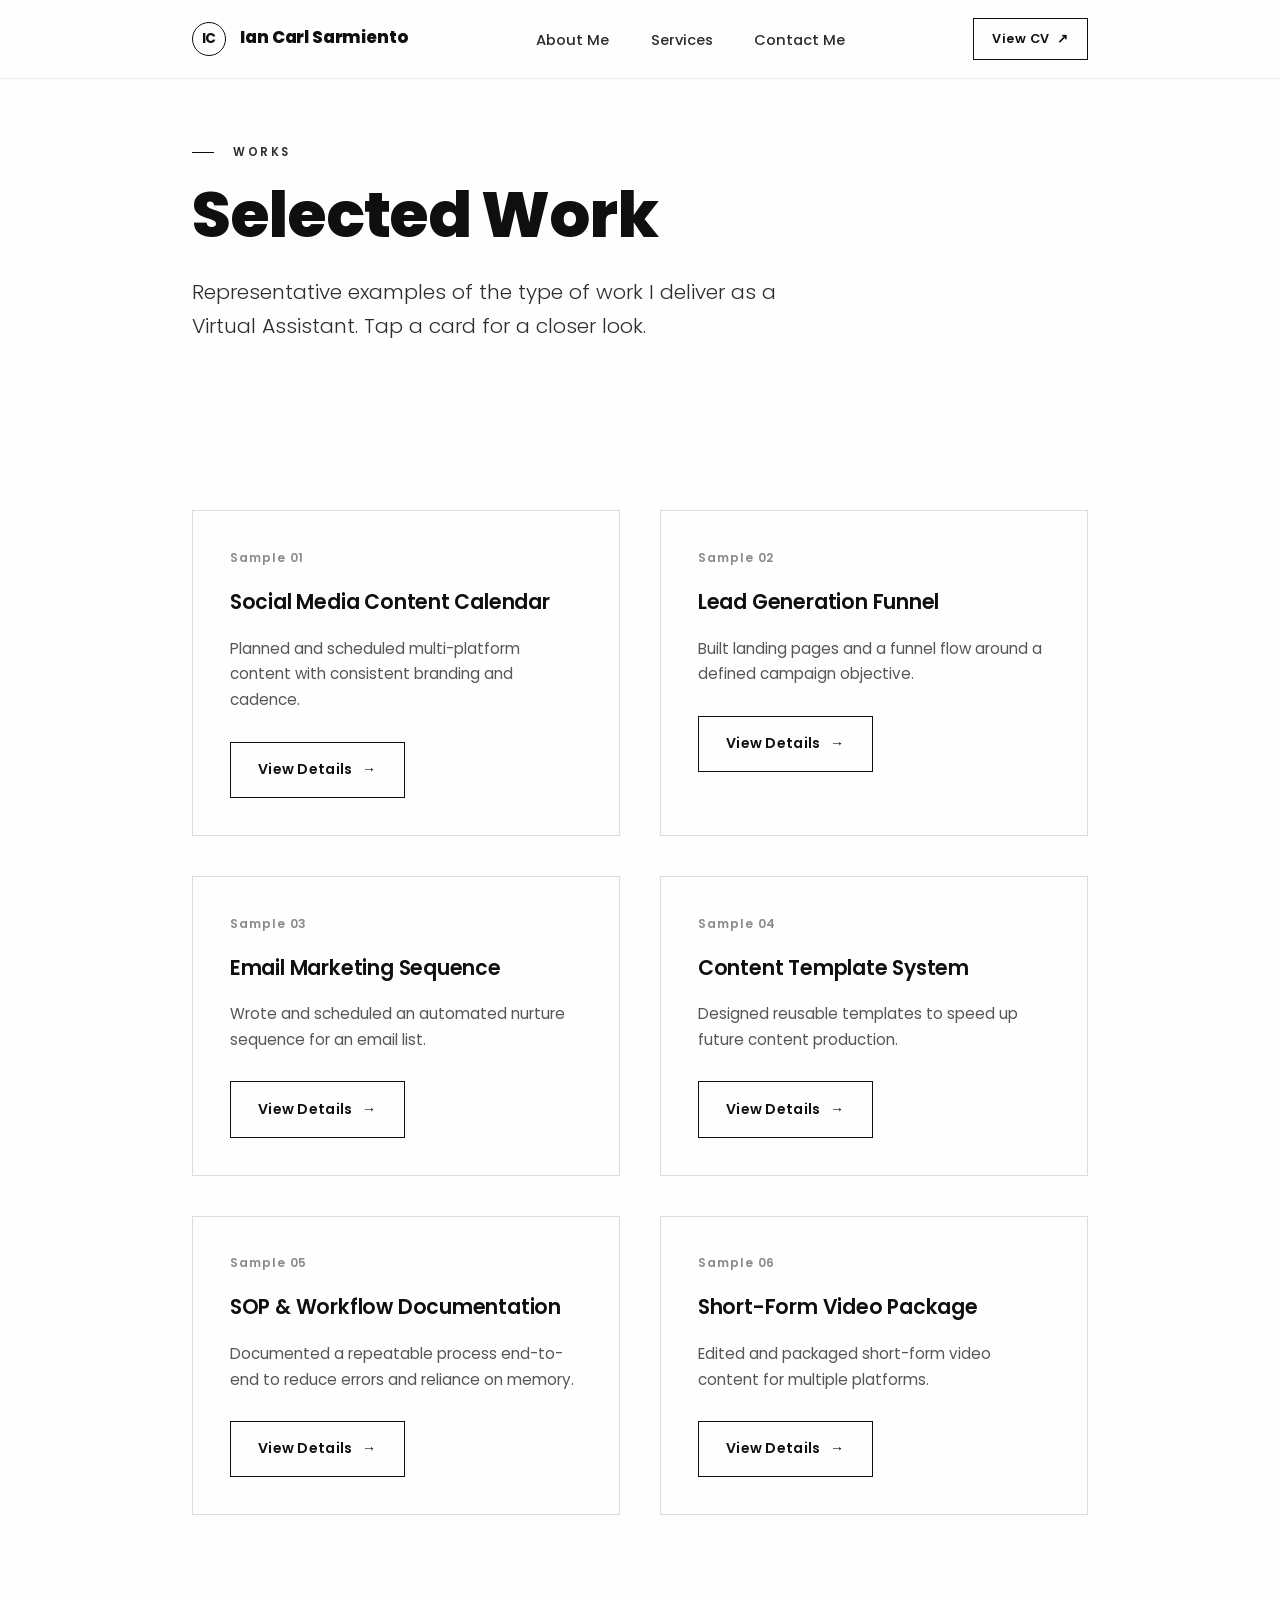
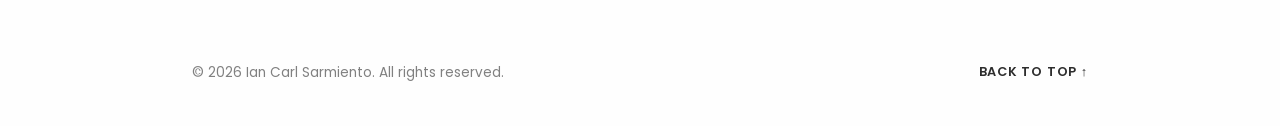
<file: works.html>
<!DOCTYPE html>
<html lang="en">
<head>
<meta charset="UTF-8">
<meta name="viewport" content="width=device-width, initial-scale=1.0">
<title>Works — Ian Carl Sarmiento</title>
<link rel="icon" type="image/svg+xml" href="assets/favicon.svg">
<meta name="description" content="A look at the type of work Ian Carl Sarmiento delivers as a Virtual Assistant — social media, funnels, admin, and content.">
<link rel="preconnect" href="https://fonts.googleapis.com">
<link rel="preconnect" href="https://fonts.gstatic.com" crossorigin>
<link href="https://fonts.googleapis.com/css2?family=Poppins:wght@300;400;500;600;700;800&display=swap" rel="stylesheet">
<link rel="stylesheet" href="css/style.css">
</head>
<body id="top">

<nav class="nav">
  <div class="nav-inner">
    <a href="index.html" class="logo"><span class="logo-mark">IC</span>Ian Carl Sarmiento</a>
    <ul class="nav-links">
      <li><a href="about.html">About Me</a></li>
      <li><a href="services.html">Services</a></li>
      <!-- <li><a href="works.html" class="active">Works</a></li> -->
      <li><a href="contact.html">Contact Me</a></li>
    </ul>
    <div class="nav-actions">
      <a class="nav-cv" href="assets/Ian-Carl-Sarmiento-CV.pdf" target="_blank" rel="noopener"><span class="cv-label">View CV</span> ↗</a>
      <button class="nav-toggle" aria-label="Toggle menu"><span></span><span></span><span></span></button>
    </div>
  </div>
</nav>

<main>

  <section class="wrap section-tight">
    <div class="eyebrow"><span class="dot"></span>Works</div>
    <h1 style="max-width:20ch; margin-bottom:1.6rem;">Selected Work</h1>
    <p class="lede">Representative examples of the type of work I deliver as a Virtual Assistant. Tap a card for a closer look.</p>
  </section>

  <section class="wrap section reveal">
    <div class="grid work-grid">

      <div class="work-card" tabindex="0" role="button" aria-haspopup="dialog"
           data-tag="Social Media"
           data-title="Social Media Content Calendar"
           data-tools="Canva, Zoho Social, CapCut"
           data-full="A month-by-month content calendar covering post copy, visuals, and posting cadence — planned to keep a brand's feed consistent, on-message, and scheduled ahead of time rather than day-of.">
        <span class="index">Sample 01</span>
        <h3>Social Media Content Calendar</h3>
        <p>Planned and scheduled multi-platform content with consistent branding and cadence.</p>
        <span class="btn btn-ghost">View Details <span class="arrow">→</span></span>
      </div>

      <div class="work-card" tabindex="0" role="button" aria-haspopup="dialog"
           data-tag="Lead Generation"
           data-title="Lead Generation Funnel"
           data-tools="GoHighLevel, ClickFunnels, Elementor"
           data-full="A landing page and follow-up sequence built around a single campaign objective — from the offer and opt-in through to the thank-you page — designed to move a visitor toward becoming a lead.">
        <span class="index">Sample 02</span>
        <h3>Lead Generation Funnel</h3>
        <p>Built landing pages and a funnel flow around a defined campaign objective.</p>
        <span class="btn btn-ghost">View Details <span class="arrow">→</span></span>
      </div>

      <div class="work-card" tabindex="0" role="button" aria-haspopup="dialog"
           data-tag="Email Marketing"
           data-title="Email Marketing Sequence"
           data-tools="Zoho Campaigns, Google Workspace"
           data-full="A short automated email sequence — welcome, nurture, and follow-up — written and scheduled to keep an audience engaged without manual sending for every message.">
        <span class="index">Sample 03</span>
        <h3>Email Marketing Sequence</h3>
        <p>Wrote and scheduled an automated nurture sequence for an email list.</p>
        <span class="btn btn-ghost">View Details <span class="arrow">→</span></span>
      </div>

      <div class="work-card" tabindex="0" role="button" aria-haspopup="dialog"
           data-tag="Branding"
           data-title="Content Template System"
           data-tools="Canva, Figma"
           data-full="A set of reusable, on-brand templates for recurring content types, so future posts can be produced quickly without rebuilding the layout, colors, or type treatment from scratch each time.">
        <span class="index">Sample 04</span>
        <h3>Content Template System</h3>
        <p>Designed reusable templates to speed up future content production.</p>
        <span class="btn btn-ghost">View Details <span class="arrow">→</span></span>
      </div>

      <div class="work-card" tabindex="0" role="button" aria-haspopup="dialog"
           data-tag="Operations"
           data-title="SOP &amp; Workflow Documentation"
           data-tools="Google Workspace, Asana"
           data-full="Step-by-step documentation for a recurring task, written so it can be handed off or repeated without missing a step — covering the process, the tools involved, and common edge cases.">
        <span class="index">Sample 05</span>
        <h3>SOP &amp; Workflow Documentation</h3>
        <p>Documented a repeatable process end-to-end to reduce errors and reliance on memory.</p>
        <span class="btn btn-ghost">View Details <span class="arrow">→</span></span>
      </div>

      <div class="work-card" tabindex="0" role="button" aria-haspopup="dialog"
           data-tag="Video"
           data-title="Short-Form Video Package"
           data-tools="CapCut, Canva"
           data-full="A batch of short-form videos edited for pacing and platform format — captions, transitions, and pacing adjusted for Reels, TikTok, and Shorts.">
        <span class="index">Sample 06</span>
        <h3>Short-Form Video Package</h3>
        <p>Edited and packaged short-form video content for multiple platforms.</p>
        <span class="btn btn-ghost">View Details <span class="arrow">→</span></span>
      </div>

    </div>
  </section>

</main>

<footer class="footer wrap">
  <div class="footer-inner">
    <p>© 2026 Ian Carl Sarmiento. All rights reserved.</p>
    <a href="#top" class="to-top">Back to Top ↑</a>
  </div>
</footer>

<div class="modal-overlay" id="modal-overlay" role="dialog" aria-modal="true" aria-labelledby="modal-title">
  <div class="modal">
    <button class="modal-close" aria-label="Close">✕</button>
    <div class="eyebrow" data-modal-tag></div>
    <h3 id="modal-title" data-modal-title></h3>
    <p data-modal-desc></p>
    <div class="chip-row" data-modal-chips></div>
  </div>
</div>

<script src="js/main.js"></script>
</body>
</html>
</file>
<file: css/style.css>
/* ==========================================================================
   Ian Carl Sarmiento — Virtual Assistant Portfolio
   Design tokens
   ========================================================================== */

:root{
  --bg:        #FEFEFE;
  --ink:       #0F0F0F;
  --charcoal:  #2D2D2D;

  --line:        rgba(15,15,15,0.14);
  --line-soft:   rgba(15,15,15,0.07);
  --surface:     rgba(45,45,45,0.035);
  --surface-2:   rgba(45,45,45,0.055);

  --side-pad: 15%;

  --maxw: 1400px;

  --ease: cubic-bezier(.4,0,.2,1);
}

@media (max-width: 1100px){ :root{ --side-pad: 8%; } }
@media (max-width: 640px){  :root{ --side-pad: 6.5%; } }

*, *::before, *::after{ box-sizing: border-box; }
html{ scroll-behavior: smooth; }

body{
  margin:0;
  background: var(--bg);
  color: var(--charcoal);
  font-family: 'Poppins', sans-serif;
  font-weight: 400;
  font-size: 16px;
  line-height: 1.7;
  -webkit-font-smoothing: antialiased;
  overflow-x: hidden;
}

img{ max-width:100%; display:block; }
a{ color: inherit; text-decoration: none; }
ul{ margin:0; padding:0; list-style:none; }
button{ font-family:inherit; cursor:pointer; }

::selection{ background: var(--ink); color: var(--bg); }

:focus-visible{
  outline: 2px solid var(--ink);
  outline-offset: 3px;
}

@media (prefers-reduced-motion: reduce){
  *{ animation-duration: 0.001ms !important; animation-iteration-count: 1 !important; transition-duration: 0.001ms !important; scroll-behavior: auto !important; }
}

/* ==========================================================================
   Layout helpers
   ========================================================================== */

.wrap{
  padding-inline: var(--side-pad);
}

.section{
  padding-block: 6.5rem;
  border-bottom: 1px solid var(--line-soft);
}

.section:last-of-type{ border-bottom: none; }

.section-tight{ padding-block: 4rem; }

.grid{ display:grid; gap: 2.5rem; }

/* ==========================================================================
   Typography — Poppins only. Hierarchy is built with weight, size & spacing.
   ========================================================================== */

h1, h2, h3, h4{
  font-family: 'Poppins', sans-serif;
  color: var(--ink);
  margin: 0;
  line-height: 1.08;
  letter-spacing: -0.02em;
}

h1{ font-weight: 800; font-size: clamp(2.6rem, 5vw, 4.6rem); }
h2{ font-weight: 700; font-size: clamp(1.9rem, 3.2vw, 2.7rem); letter-spacing: -0.015em; }
h3{ font-weight: 600; font-size: clamp(1.2rem, 1.6vw, 1.45rem); letter-spacing: -0.01em; }
h4{ font-weight: 600; font-size: 1.05rem; letter-spacing: -0.005em; }

p{ margin:0; }

.lede{
  font-weight: 300;
  font-size: clamp(1.05rem, 1.6vw, 1.3rem);
  line-height: 1.65;
  color: var(--charcoal);
  max-width: 46ch;
}

.eyebrow{
  display:flex;
  align-items:center;
  gap: 0.6rem;
  font-weight: 600;
  font-size: 0.72rem;
  letter-spacing: 0.22em;
  text-transform: uppercase;
  color: var(--charcoal);
  margin-bottom: 1.1rem;
}

.eyebrow::before{
  content:"";
  width: 22px;
  height: 1px;
  background: var(--ink);
  display:inline-block;
}

.muted{ color: var(--charcoal); opacity: 0.75; }
.small{ font-size: 0.9rem; }

/* Stamp / credential tag — recurring signature motif */
.stamp{
  display:inline-flex;
  align-items:center;
  gap: 0.5rem;
  border: 1px solid var(--line);
  padding: 0.5rem 0.95rem;
  font-weight: 600;
  font-size: 0.72rem;
  letter-spacing: 0.14em;
  text-transform: uppercase;
  color: var(--ink);
  background: var(--surface);
}
.stamp .dot{
  width: 6px; height: 6px; border-radius: 50%;
  background: var(--ink);
  flex-shrink:0;
}

/* Outline text treatment for a single emphasised word (weight-based system, same face) */
.outline{
  color: var(--ink);
  font-weight: 800;
}
@supports (-webkit-text-stroke: 1px black){
  .outline{
    -webkit-text-stroke: 1.5px var(--ink);
    color: transparent;
  }
}

/* ==========================================================================
   Navigation
   ========================================================================== */

.nav{
  position: sticky;
  top: 0;
  z-index: 100;
  background: var(--bg);
  border-bottom: 1px solid var(--line-soft);
}

.nav-inner{
  padding-inline: var(--side-pad);
  display:flex;
  align-items:center;
  justify-content: space-between;
  height: 78px;
}

.logo{
  font-weight: 800;
  font-size: 1.05rem;
  letter-spacing: -0.01em;
  color: var(--ink);
  display:flex;
  align-items:baseline;
  gap: 0.35rem;
}
.logo .logo-mark{
  font-weight: 700;
  border: 1.5px solid var(--ink);
  width: 34px; height: 34px;
  border-radius: 50%;
  display:inline-flex;
  align-items:center;
  justify-content:center;
  font-size: 0.85rem;
  margin-right: 0.55rem;
}

.nav-links{
  display:flex;
  align-items:center;
  gap: 2.6rem;
}

.nav-links a{
  font-weight: 500;
  font-size: 0.92rem;
  color: var(--charcoal);
  position: relative;
  padding-block: 0.3rem;
  transition: color 0.25s var(--ease);
}
.nav-links a::after{
  content:"";
  position:absolute;
  left:0; right:0; bottom:-2px;
  height: 1.5px;
  background: var(--ink);
  transform: scaleX(0);
  transform-origin: right;
  transition: transform 0.3s var(--ease);
}
.nav-links a:hover{ color: var(--ink); }
.nav-links a:hover::after{ transform: scaleX(1); transform-origin: left; }
.nav-links a.active{ color: var(--ink); font-weight: 600; }
.nav-links a.active::after{ transform: scaleX(1); }

.nav-actions{
  display:flex;
  align-items:center;
  gap: 1rem;
}

.nav-cv{
  font-weight: 600;
  font-size: 0.8rem;
  letter-spacing: 0.04em;
  padding: 0.6rem 1.15rem;
  border: 1.5px solid var(--ink);
  color: var(--ink);
  display:inline-flex;
  align-items:center;
  gap: 0.45rem;
  transition: background 0.25s var(--ease), color 0.25s var(--ease);
  white-space: nowrap;
}
.nav-cv:hover{ background: var(--ink); color: var(--bg); }

.nav-toggle{
  display:none;
  background:none;
  border: 1px solid var(--line);
  width: 42px; height: 42px;
  align-items:center;
  justify-content:center;
  flex-direction: column;
  gap: 5px;
}
.nav-toggle span{
  width: 18px; height: 1.5px; background: var(--ink);
  transition: transform 0.25s var(--ease), opacity 0.25s var(--ease);
}
.nav-toggle.open span:nth-child(1){ transform: translateY(6.5px) rotate(45deg); }
.nav-toggle.open span:nth-child(2){ opacity:0; }
.nav-toggle.open span:nth-child(3){ transform: translateY(-6.5px) rotate(-45deg); }

@media (max-width: 860px){
  .nav-links{
    position: fixed;
    top: 78px;
    left: 0;
    right: 0;
    background: var(--bg);
    flex-direction: column;
    align-items:flex-start;
    justify-content:flex-start;
    padding: 2.5rem var(--side-pad);
    gap: 1.6rem;
    transform: translateY(-8px);
    opacity: 0;
    pointer-events: none;
    transition: opacity 0.25s var(--ease), transform 0.25s var(--ease);
    border-bottom: 1px solid var(--line-soft);
  }
  .nav-links.open{
    opacity:1;
    transform: translateY(0);
    pointer-events: all;
  }
  .nav-links a{ font-size: 1.3rem; }
  .nav-toggle{ display:flex; }
  .nav-cv{ padding: 0.55rem 0.9rem; font-size: 0.72rem; }
}

@media (max-width: 420px){
  .nav-cv span.cv-label{ display:none; }
  .nav-cv{ padding: 0.6rem; }
}

/* ==========================================================================
   Buttons
   ========================================================================== */

.btn{
  display:inline-flex;
  align-items:center;
  gap: 0.6rem;
  font-weight: 600;
  font-size: 0.88rem;
  letter-spacing: 0.02em;
  padding: 0.95rem 1.7rem;
  border: 1.5px solid var(--ink);
  transition: background 0.25s var(--ease), color 0.25s var(--ease);
  white-space: nowrap;
}

.btn-primary{
  background: var(--ink);
  color: var(--bg);
}
.btn-primary:hover{ background: var(--charcoal); border-color: var(--charcoal); }

.btn-ghost{
  background: transparent;
  color: var(--ink);
}
.btn-ghost:hover{ background: var(--ink); color: var(--bg); }

.btn-row{ display:flex; gap: 1rem; flex-wrap:wrap; align-items:center; }

.arrow{ transition: transform 0.25s var(--ease); }
.btn:hover .arrow{ transform: translateX(3px); }

/* ==========================================================================
   Hero
   ========================================================================== */

.hero{
  padding-block: 7rem 5.5rem;
  display:grid;
  grid-template-columns: 1.5fr 1fr;
  gap: 3rem;
  align-items:end;
  border-bottom: 1px solid var(--line-soft);
}

.hero h1{ margin-bottom: 1.6rem; }

.hero-side{
  border-left: 1px solid var(--line);
  padding-left: 2rem;
}

.hero-side p{ font-weight: 300; }

.portrait-card{
  border: 1px solid var(--line);
  background: var(--bg);
  width: 280px;
  flex-shrink: 0;
}

.portrait-frame{
  width: 100%;
  height: 340px;
  overflow: hidden;
  border-bottom: 1px solid var(--line);
}
.portrait-frame img{
  width: 100%; height: 100%;
  object-fit: cover;
  object-position: top center;
  display:block;
}

.portrait-caption{
  padding: 1.1rem 1.3rem;
  display:flex;
  flex-direction: column;
  gap: 0.3rem;
}
.portrait-caption .p-name{
  font-weight: 600;
  font-size: 0.95rem;
  color: var(--ink);
  letter-spacing: -0.005em;
}
.portrait-caption .p-role{
  font-weight: 500;
  font-size: 0.68rem;
  letter-spacing: 0.14em;
  text-transform: uppercase;
  color: var(--charcoal);
  opacity: 0.6;
}

@media (max-width: 900px){
  .hero{ grid-template-columns: 1fr; }
  .hero-side{ border-left:none; border-top: 1px solid var(--line); padding-left:0; padding-top: 1.5rem; }
}

@media (max-width: 640px){
  .portrait-card{ width: 220px; }
  .portrait-frame{ height: 270px; }
}

.info-row{
  display:flex;
  align-items:flex-start;
  gap: 3rem;
  flex-wrap: wrap;
}
.info-row .contact-list{
  flex: 1;
  min-width: 280px;
  max-width: 640px;
  margin: 0;
}

/* ==========================================================================
   Stat rail
   ========================================================================== */

.stat-rail{
  display:grid;
  grid-template-columns: repeat(4, 1fr);
  border-top: 1px solid var(--line);
  border-bottom: 1px solid var(--line);
}

.stat{
  padding: 2.2rem 1.5rem;
  border-right: 1px solid var(--line);
}
.stat:last-child{ border-right:none; }

.stat .num{
  font-weight: 800;
  font-size: clamp(1.8rem, 2.6vw, 2.5rem);
  color: var(--ink);
  letter-spacing: -0.02em;
  display:block;
  margin-bottom: 0.4rem;
}
.stat .label{
  font-weight: 500;
  font-size: 0.78rem;
  letter-spacing: 0.06em;
  text-transform: uppercase;
  opacity: 0.7;
}

@media (max-width: 760px){
  .stat-rail{ grid-template-columns: repeat(2, 1fr); }
  .stat:nth-child(even){ border-right:none; }
  .stat:nth-child(3), .stat:nth-child(4){ border-top: 1px solid var(--line); }
}

/* ==========================================================================
   Corner-bracket "spec sheet" card — signature component
   ========================================================================== */

.bcard{
  position: relative;
  border: 1px solid var(--line);
  padding: 2.1rem 1.9rem;
  background: var(--bg);
  transition: border-color 0.25s var(--ease), background 0.25s var(--ease), transform 0.25s var(--ease);
}
.bcard::before, .bcard::after{
  content:"";
  position:absolute;
  width: 12px; height: 12px;
  border-top: 1.5px solid var(--ink);
  border-left: 1.5px solid var(--ink);
  top: -1px; left: -1px;
  opacity: 0;
  transition: opacity 0.25s var(--ease);
}
.bcard::after{
  left:auto; top:auto;
  right:-1px; bottom:-1px;
  border-top:none; border-left:none;
  border-bottom: 1.5px solid var(--ink);
  border-right: 1.5px solid var(--ink);
}
.bcard:hover{ background: var(--surface); }
.bcard:hover::before, .bcard:hover::after{ opacity:1; }

.bcard .index{
  font-weight: 600;
  font-size: 0.75rem;
  letter-spacing: 0.08em;
  color: var(--charcoal);
  opacity: 0.55;
  margin-bottom: 1.1rem;
  display:block;
}

.bcard h3{ margin-bottom: 0.7rem; }
.bcard p{ font-size: 0.94rem; opacity: 0.85; }

/* ==========================================================================
   Service grid
   ========================================================================== */

.service-grid{
  grid-template-columns: repeat(3, 1fr);
}
@media (max-width: 980px){ .service-grid{ grid-template-columns: repeat(2, 1fr); } }
@media (max-width: 620px){ .service-grid{ grid-template-columns: 1fr; } }

/* ==========================================================================
   Workshop / credential grid
   ========================================================================== */

.workshop-grid{
  grid-template-columns: repeat(2, 1fr);
}
@media (max-width: 760px){ .workshop-grid{ grid-template-columns: 1fr; } }

.workshop-meta{
  display:flex;
  align-items:center;
  justify-content: space-between;
  margin-top: 1.4rem;
  padding-top: 1.1rem;
  border-top: 1px solid var(--line-soft);
}
.workshop-meta .w-status{
  display:inline-flex;
  align-items:center;
  gap: 0.45rem;
  font-weight: 600;
  font-size: 0.72rem;
  letter-spacing: 0.1em;
  text-transform: uppercase;
  color: var(--ink);
}
.workshop-meta .w-status .dot{
  width: 6px; height: 6px; border-radius: 50%;
  background: var(--ink);
  flex-shrink:0;
}
.workshop-meta .w-date{
  font-weight: 500;
  font-size: 0.78rem;
  color: var(--charcoal);
  opacity: 0.6;
}

/* ==========================================================================
   Tools list
   ========================================================================== */

.tool-groups{
  grid-template-columns: repeat(2, 1fr);
  gap: 3rem 3.5rem;
}
@media (max-width: 760px){ .tool-groups{ grid-template-columns: 1fr; } }

.tool-group h4{
  padding-bottom: 0.9rem;
  border-bottom: 1px solid var(--line);
  margin-bottom: 1.1rem;
}

.tool-list li{
  display:flex;
  align-items:center;
  justify-content: space-between;
  padding: 0.75rem 0;
  border-bottom: 1px solid var(--line-soft);
  font-weight: 400;
  font-size: 0.98rem;
}
.tool-list li:last-child{ border-bottom:none; }
.tool-list li span.tag{
  font-size: 0.7rem;
  font-weight: 600;
  letter-spacing: 0.08em;
  text-transform: uppercase;
  opacity: 0.5;
}

/* ==========================================================================
   Numbered process (How I Do Things — a real sequence)
   ========================================================================== */

.process{
  display:flex;
  flex-direction: column;
}
.process-item{
  display:grid;
  grid-template-columns: 90px 1fr;
  gap: 2rem;
  padding: 2.4rem 0;
  border-bottom: 1px solid var(--line);
}
.process-item:first-child{ border-top: 1px solid var(--line); }

.process-num{
  font-weight: 800;
  font-size: 2rem;
  color: var(--ink);
  opacity: 0.18;
  letter-spacing: -0.02em;
}

.process-item h3{ margin-bottom: 0.5rem; }
.process-item p{ max-width: 62ch; opacity: 0.85; font-size: 0.98rem; }

@media (max-width: 640px){
  .process-item{ grid-template-columns: 1fr; gap: 0.6rem; }
}

/* ==========================================================================
   Experience block
   ========================================================================== */

.exp-head{
  display:flex;
  justify-content: space-between;
  align-items: flex-end;
  flex-wrap: wrap;
  gap: 1rem;
  margin-bottom: 3rem;
  padding-bottom: 2rem;
  border-bottom: 1px solid var(--line);
}

.exp-cats{
  grid-template-columns: repeat(3, 1fr);
}
@media (max-width: 900px){ .exp-cats{ grid-template-columns: 1fr; } }

.edu-grid{ grid-template-columns: 1fr 1fr; }
@media (max-width: 700px){ .edu-grid{ grid-template-columns: 1fr; } }

.exp-cat h4{ margin-bottom: 1rem; }
.exp-cat ul li{
  font-size: 0.94rem;
  padding: 0.5rem 0;
  padding-left: 1.1rem;
  position: relative;
  opacity: 0.85;
}
.exp-cat ul li::before{
  content:"";
  position:absolute;
  left:0; top: 0.95rem;
  width: 5px; height: 1px;
  background: var(--ink);
}

/* ==========================================================================
   Works — project cards & modal
   ========================================================================== */

.work-grid{
  grid-template-columns: repeat(2, 1fr);
}
@media (max-width: 800px){ .work-grid{ grid-template-columns: 1fr; } }

.work-card{
  position: relative;
  border: 1px solid var(--line);
  padding: 2.3rem;
  cursor: pointer;
  background: var(--bg);
  transition: background 0.25s var(--ease), transform 0.25s var(--ease);
  text-align: left;
  width: 100%;
  display:flex;
  flex-direction: column;
  gap: 1.4rem;
}
.work-card:hover{ background: var(--surface); transform: translateY(-3px); }

.work-card .index{
  font-weight: 600;
  font-size: 0.75rem;
  letter-spacing: 0.08em;
  opacity: 0.55;
}

.work-card h3{ margin: 0; }
.work-card p{ font-size: 0.95rem; opacity: 0.8; max-width: 44ch; }

.work-card .btn{
  align-self: flex-start;
  margin-top: 0.4rem;
  pointer-events: none; /* whole card is the click target */
}

/* Modal */

.modal-overlay{
  position: fixed;
  inset: 0;
  background: rgba(15,15,15,0.55);
  backdrop-filter: blur(3px);
  display:flex;
  align-items:center;
  justify-content:center;
  padding: 5vh 5vw;
  opacity: 0;
  pointer-events: none;
  transition: opacity 0.3s var(--ease);
  z-index: 1000;
}
.modal-overlay.open{ opacity:1; pointer-events: all; }

.modal{
  background: var(--bg);
  border: 1px solid var(--line);
  max-width: 620px;
  width: 100%;
  max-height: 84vh;
  overflow-y: auto;
  padding: 3rem;
  position: relative;
  transform: translateY(14px);
  transition: transform 0.3s var(--ease);
}
.modal-overlay.open .modal{ transform: translateY(0); }

.modal-close{
  position: absolute;
  top: 1.5rem; right: 1.5rem;
  width: 38px; height: 38px;
  border: 1px solid var(--line);
  background: none;
  display:flex; align-items:center; justify-content:center;
  font-size: 1.1rem;
  color: var(--ink);
  transition: background 0.2s var(--ease), color 0.2s var(--ease);
}
.modal-close:hover{ background: var(--ink); color: var(--bg); }

.modal .eyebrow{ margin-top: 0.4rem; }
.modal h3{ font-size: 1.6rem; margin-bottom: 1.2rem; }
.modal p{ opacity: 0.85; margin-bottom: 1.6rem; font-size: 0.98rem; }

.chip-row{ display:flex; flex-wrap:wrap; gap: 0.6rem; }
.chip{
  border: 1px solid var(--line);
  padding: 0.4rem 0.8rem;
  font-size: 0.75rem;
  font-weight: 500;
  letter-spacing: 0.04em;
  opacity: 0.8;
}

/* ==========================================================================
   Contact
   ========================================================================== */

.contact-grid{
  grid-template-columns: 1fr 1fr;
}
@media (max-width: 860px){ .contact-grid{ grid-template-columns: 1fr; } }

.contact-list li{
  display:flex;
  flex-direction: column;
  gap: 0.3rem;
  padding: 1.6rem 0;
  border-bottom: 1px solid var(--line);
}
.contact-list li:first-child{ padding-top:0; }

.contact-list .label{
  font-weight: 600;
  font-size: 0.72rem;
  letter-spacing: 0.14em;
  text-transform: uppercase;
  opacity: 0.55;
}
.contact-list .value{
  font-weight: 500;
  font-size: 1.15rem;
  color: var(--ink);
}
.contact-list a.value{ transition: opacity 0.2s var(--ease); }
.contact-list a.value:hover{ opacity: 0.6; }

.social-grid{
  grid-template-columns: repeat(2, 1fr);
  gap: 1rem;
}
@media (max-width: 500px){ .social-grid{ grid-template-columns: 1fr; } }

.social-card{
  border: 1px solid var(--line);
  padding: 1.4rem 1.5rem;
  display:flex;
  align-items:center;
  justify-content: space-between;
  transition: background 0.2s var(--ease);
}
.social-card:hover{ background: var(--surface); }
.social-card .name{ font-weight: 600; font-size: 0.95rem; color: var(--ink); }
.social-card .handle{ font-size: 0.8rem; opacity: 0.6; }

/* ==========================================================================
   Footer
   ========================================================================== */

.footer{
  padding-block: 2.6rem;
}
.footer-inner{
  display:flex;
  justify-content: space-between;
  align-items:center;
  flex-wrap: wrap;
  gap: 1rem;
}
.footer p{ font-size: 0.85rem; opacity: 0.6; }
.footer .to-top{
  font-weight: 600;
  font-size: 0.8rem;
  letter-spacing: 0.06em;
  text-transform: uppercase;
  display:flex; align-items:center; gap:0.5rem;
}

/* ==========================================================================
   Reveal-on-scroll
   ========================================================================== */

.reveal{
  opacity: 0;
  transform: translateY(18px);
  transition: opacity 0.6s var(--ease), transform 0.6s var(--ease);
}
.reveal.in{ opacity:1; transform: translateY(0); }
</file>
<file: styles.css>
/* ===================== TOKENS ===================== */
:root {
  --bg:           #FEFEFE;
  --bg-2:         #F2F2F2;
  --bg-3:         #E8E8E8;
  --text:         #0F0F0F;
  --text-2:       #4A4A4A;
  --text-3:       #8A8A8A;
  --accent:       #2979FF;
  --accent-dim:   rgba(41,121,255,0.10);
  --accent-text:  #1A55CC;
  --border:       rgba(15,15,15,0.10);
  --btn-bg:       #0F0F0F;
  --btn-text:     #FEFEFE;
  --nav-bg:       rgba(254,254,254,0.80);
}
[data-theme="dark"] {
  --bg:           #0F0F0F;
  --bg-2:         #191919;
  --bg-3:         #232323;
  --text:         #FEFEFE;
  --text-2:       #ABABAB;
  --text-3:       #606060;
  --accent:       #4D9FFF;
  --accent-dim:   rgba(77,159,255,0.10);
  --accent-text:  #4D9FFF;
  --border:       rgba(254,254,254,0.10);
  --btn-bg:       #FEFEFE;
  --btn-text:     #0F0F0F;
  --nav-bg:       rgba(15,15,15,0.85);
}

/* ===================== RESET & BASE ===================== */
*, *::before, *::after { box-sizing: border-box; margin: 0; padding: 0; }
html { scroll-behavior: smooth; }
body {
  font-family: 'DM Sans', sans-serif;
  background: var(--bg);
  color: var(--text);
  transition: background 0.3s, color 0.3s;
  font-size: 16px;
  line-height: 1.7;
  overflow-x: hidden;
}
a { color: inherit; text-decoration: none; }
img { display: block; max-width: 100%; }
::selection { background: var(--accent-dim); color: var(--accent-text); }

/* ===================== SCROLLBAR ===================== */
::-webkit-scrollbar { width: 4px; }
::-webkit-scrollbar-track { background: var(--bg-2); }
::-webkit-scrollbar-thumb { background: var(--border); border-radius: 4px; }

/* ===================== TYPOGRAPHY ===================== */
.serif { font-family: 'DM Serif Display', serif; }
h1, h2, h3 { font-weight: 400; line-height: 1.2; }
h1 { font-size: clamp(2.4rem, 6vw, 4rem); }
h2 { font-size: clamp(1.6rem, 3.5vw, 2.4rem); }
h3 { font-size: 1.1rem; font-family: 'DM Sans', sans-serif; font-weight: 500; }

/* ===================== LAYOUT ===================== */
.container { max-width: 1080px; margin: 0 auto; padding: 0 1.5rem; }
section { padding: 6rem 0; }
.section-label {
  font-size: 11px;
  font-weight: 500;
  letter-spacing: 0.12em;
  text-transform: uppercase;
  color: var(--accent);
  margin-bottom: 0.75rem;
}
.divider { border: none; border-top: 0.5px solid var(--border); }

/* ===================== NAV ===================== */
nav {
  position: fixed; top: 0; left: 0; right: 0; z-index: 100;
  background: var(--nav-bg);
  backdrop-filter: blur(14px);
  -webkit-backdrop-filter: blur(14px);
  border-bottom: 0.5px solid var(--border);
  transition: background 0.3s;
}
.nav-inner {
  max-width: 1080px; margin: 0 auto; padding: 0 1.5rem;
  display: flex; align-items: center; justify-content: space-between;
  height: 60px;
}
.nav-logo {
  font-family: 'DM Serif Display', serif;
  font-size: 1.1rem;
  letter-spacing: 0.01em;
}
.nav-links {
  display: flex; gap: 2rem; list-style: none;
  font-size: 14px; color: var(--text-2);
}
.nav-links a { transition: color 0.2s; }
.nav-links a:hover { color: var(--text); }
.nav-links a.active { color: var(--accent); }
.nav-right { display: flex; align-items: center; gap: 12px; }
.btn-cv {
  display: inline-flex; align-items: center; gap: 6px;
  padding: 7px 16px;
  border: 0.5px solid var(--border);
  border-radius: 6px;
  font-size: 13px;
  color: var(--text);
  background: var(--bg-2);
  transition: background 0.2s, border-color 0.2s;
  cursor: pointer;
}
.btn-cv:hover { background: var(--bg-3); border-color: var(--accent); }
.btn-cv svg { width: 14px; height: 14px; stroke: currentColor; fill: none; }
.btn-cv-download {
  display: inline-flex; align-items: center; justify-content: center;
  width: 32px; height: 32px;
  border: 0.5px solid var(--border);
  border-radius: 6px;
  background: var(--bg-2);
  color: var(--text);
  transition: background 0.2s, border-color 0.2s;
  cursor: pointer;
  flex-shrink: 0;
}
.btn-cv-download:hover { background: var(--bg-3); border-color: var(--accent); }
.btn-cv-download svg { width: 14px; height: 14px; stroke: currentColor; fill: none; }
.btn-cv-download { position: relative; }
.btn-cv-download::after {
  content: 'Download CV';
  position: absolute;
  top: calc(100% + 8px);
  left: 50%;
  transform: translateX(-50%);
  background: var(--bg-3);
  color: var(--text);
  font-size: 11px;
  white-space: nowrap;
  padding: 4px 8px;
  border-radius: 4px;
  border: 0.5px solid var(--border);
  opacity: 0;
  pointer-events: none;
  transition: opacity 0.15s;
}
.btn-cv-download:hover::after { opacity: 1; }
.theme-toggle {
  width: 34px; height: 34px; border-radius: 6px;
  border: 0.5px solid var(--border);
  background: var(--bg-2);
  display: flex; align-items: center; justify-content: center;
  cursor: pointer; transition: background 0.2s;
  color: var(--text);
}
.theme-toggle:hover { background: var(--bg-3); }
.theme-toggle svg { width: 16px; height: 16px; stroke: currentColor; fill: none; stroke-width: 1.5; }

/* ===================== HERO (index) ===================== */

@keyframes orb-drift-1 {
  0%   { transform: translate(0, 0) scale(1); }
  33%  { transform: translate(40px, -30px) scale(1.08); }
  66%  { transform: translate(-20px, 20px) scale(0.95); }
  100% { transform: translate(0, 0) scale(1); }
}
@keyframes orb-drift-2 {
  0%   { transform: translate(0, 0) scale(1); }
  33%  { transform: translate(-35px, 25px) scale(0.94); }
  66%  { transform: translate(25px, -20px) scale(1.06); }
  100% { transform: translate(0, 0) scale(1); }
}
@keyframes orb-drift-3 {
  0%   { transform: translate(0, 0) scale(1); }
  50%  { transform: translate(20px, 30px) scale(1.04); }
  100% { transform: translate(0, 0) scale(1); }
}

#hero {
  min-height: 100svh;
  display: flex; align-items: center;
  padding-top: 80px;
  position: relative;
  overflow: hidden;
}

#hero .hero-orbs {
  position: absolute;
  inset: 0;
  pointer-events: none;
  z-index: 0;
  overflow: hidden;
}
#hero .hero-orbs span {
  position: absolute;
  border-radius: 50%;
  filter: blur(80px);
}

/* Orb 1 — neon blue, top-left */
#hero .hero-orbs span:nth-child(1) {
  width: 480px; height: 480px;
  top: -80px; left: -100px;
  background: radial-gradient(circle, rgba(41,121,255,0.13) 0%, transparent 70%);
  animation: orb-drift-1 18s ease-in-out infinite;
}
/* Orb 2 — lighter blue, bottom-right */
#hero .hero-orbs span:nth-child(2) {
  width: 420px; height: 420px;
  bottom: -60px; right: -80px;
  background: radial-gradient(circle, rgba(77,159,255,0.10) 0%, transparent 70%);
  animation: orb-drift-2 22s ease-in-out infinite;
}
/* Orb 3 — very faint, center */
#hero .hero-orbs span:nth-child(3) {
  width: 300px; height: 300px;
  top: 40%; left: 40%;
  background: radial-gradient(circle, rgba(41,121,255,0.06) 0%, transparent 70%);
  animation: orb-drift-3 26s ease-in-out infinite;
}

/* Ensure hero content sits above orbs */
#hero .container { position: relative; z-index: 1; }
.hero-inner {
  display: grid;
  grid-template-columns: 1fr auto;
  gap: 4rem;
  align-items: center;
  width: 100%;
}
.hero-tag {
  display: inline-flex; align-items: center; gap: 8px;
  padding: 5px 14px;
  border: 0.5px solid var(--accent-dim);
  background: var(--accent-dim);
  border-radius: 99px;
  font-size: 12px;
  color: var(--accent-text);
  margin-bottom: 1.5rem;
}
.hero-tag-dot {
  width: 6px; height: 6px; border-radius: 50%;
  background: var(--accent);
  animation: pulse 2s ease-in-out infinite;
}
@keyframes pulse {
  0%, 100% { opacity: 1; transform: scale(1); }
  50% { opacity: 0.5; transform: scale(0.8); }
}
.hero-title { margin-bottom: 1.25rem; color: var(--text); }
.hero-title em { font-style: italic; color: var(--text-2); }
.hero-sub { font-size: 1rem; color: var(--text-2); max-width: 480px; margin-bottom: 2.5rem; line-height: 1.75; }
.hero-cta {
  display: inline-flex; align-items: center; gap: 10px;
  padding: 13px 28px;
  background: var(--btn-bg);
  color: var(--btn-text);
  border-radius: 8px;
  font-size: 14px; font-weight: 500;
  border: 0.5px solid transparent;
  transition: opacity 0.2s, transform 0.2s;
  cursor: pointer;
}
.hero-cta:hover { opacity: 0.88; transform: translateY(-1px); }
.hero-cta svg { width: 16px; height: 16px; stroke: currentColor; fill: none; }
.hero-photo-wrap {
  width: 260px; height: 300px;
  border-radius: 12px;
  border: 0.5px solid var(--border);
  overflow: hidden;
  background: var(--bg-2);
  flex-shrink: 0;
  display: flex; align-items: center; justify-content: center;
}
.hero-photo-placeholder {
  display: flex; flex-direction: column; align-items: center; gap: 8px;
  color: var(--text-3); font-size: 13px; text-align: center; padding: 1rem;
}
.hero-photo-placeholder svg { width: 36px; height: 36px; stroke: var(--text-3); fill: none; opacity: 0.5; }
.hero-photo-wrap img { width: 100%; height: 100%; object-fit: cover; }

/* ===================== ABOUT ===================== */
#about { background: var(--bg-2); }
#about .about-grid {
  display: grid; grid-template-columns: 1fr 1fr; gap: 4rem; align-items: start;
}
.about-text { color: var(--text-2); line-height: 1.8; }
.about-text p + p { margin-top: 1rem; }
.about-stats { display: grid; grid-template-columns: 1fr 1fr; gap: 1rem; }
.stat-card {
  padding: 1.25rem;
  background: var(--bg-2);
  border-radius: 10px;
  border: 0.5px solid var(--border);
}
.stat-number { font-family: 'DM Serif Display', serif; font-size: 2rem; color: var(--text); }
.stat-label { font-size: 12px; color: var(--text-3); margin-top: 2px; }

/* ===================== SKILLS ===================== */
#skills { background: var(--bg-2); }
.skills-grid { display: grid; grid-template-columns: repeat(auto-fit, minmax(220px, 1fr)); gap: 1rem; margin-top: 3rem; }
.skill-card {
  padding: 1.5rem;
  background: var(--bg);
  border-radius: 10px;
  border: 0.5px solid var(--border);
  transition: border-color 0.2s, transform 0.2s;
}
.skill-card:hover { border-color: var(--accent); transform: translateY(-2px); }
.skill-icon {
  width: 36px; height: 36px; border-radius: 8px;
  background: var(--accent-dim);
  display: flex; align-items: center; justify-content: center;
  margin-bottom: 1rem;
}
.skill-icon svg { width: 18px; height: 18px; stroke: var(--accent); fill: none; stroke-width: 1.5; }
.skill-title { font-weight: 500; font-size: 14px; margin-bottom: 0.5rem; }
.skill-desc { font-size: 13px; color: var(--text-2); line-height: 1.6; }
.skills-more {
  display: inline-flex; align-items: center; gap: 6px;
  margin-top: 2rem;
  font-size: 13px;
  color: var(--accent-text);
  border-bottom: 0.5px solid var(--accent-dim);
  padding-bottom: 2px;
  transition: border-color 0.2s;
  cursor: pointer;
}
.skills-more:hover { border-color: var(--accent); }

/* ===================== TOOLS ===================== */
#tools { background: var(--bg); }
#tools .tools-header { display: flex; justify-content: space-between; align-items: flex-end; flex-wrap: wrap; gap: 1rem; }
.tools-grid { display: flex; flex-wrap: wrap; gap: 10px; margin-top: 2.5rem; }
.tool-pill {
  display: inline-flex; align-items: center; gap: 8px;
  padding: 8px 16px;
  border-radius: 99px;
  border: 0.5px solid var(--border);
  background: var(--bg-2);
  font-size: 13px; color: var(--text-2);
  transition: border-color 0.2s, color 0.2s, background 0.2s;
}
.tool-pill:hover { border-color: var(--accent); color: var(--text); background: var(--accent-dim); }
.tool-dot { width: 6px; height: 6px; border-radius: 50%; background: var(--accent); opacity: 0.6; }

/* ===================== WORKS (index carousel) ===================== */
#works { background: var(--bg-2); }
.works-header { display: flex; justify-content: space-between; align-items: flex-end; flex-wrap: wrap; gap: 1rem; margin-bottom: 3rem; }
.works-header a { font-size: 13px; color: var(--accent-text); display: inline-flex; align-items: center; gap: 4px; }
.carousel-wrap { position: relative; }
.carousel {
  display: flex; gap: 1.25rem;
  overflow-x: auto; scroll-snap-type: x mandatory;
  padding-bottom: 1rem;
  scrollbar-width: none;
}
.carousel::-webkit-scrollbar { display: none; }
.work-card {
  min-width: 280px; max-width: 300px;
  scroll-snap-align: start;
  border-radius: 12px;
  border: 0.5px solid var(--border);
  background: var(--bg);
  overflow: hidden;
  flex-shrink: 0;
  transition: border-color 0.2s, transform 0.2s;
}
.work-card:hover { border-color: var(--accent); transform: translateY(-3px); }
.work-thumb {
  height: 170px; background: var(--bg-3);
  display: flex; align-items: center; justify-content: center;
}
.work-thumb svg {
  width: 36px; height: 36px;
  stroke: var(--text-3); fill: none;
  stroke-width: 1.5; opacity: 0.4;
}
.work-thumb-label { font-size: 12px; color: var(--text-3); }
.work-thumb img { width: 100%; height: 100%; object-fit: cover; }
.work-body { padding: 1.25rem; }
.work-type { font-size: 11px; color: var(--accent-text); font-weight: 500; letter-spacing: 0.08em; text-transform: uppercase; margin-bottom: 6px; }
.work-title { font-weight: 500; font-size: 15px; margin-bottom: 6px; }
.work-desc { font-size: 13px; color: var(--text-2); line-height: 1.6; margin-bottom: 1rem; }
.work-link {
  font-size: 12px; color: var(--accent-text);
  display: inline-flex; align-items: center; gap: 4px;
  border-bottom: 0.5px solid var(--accent-dim);
  padding-bottom: 1px;
}
.carousel-nav { display: flex; gap: 8px; margin-top: 1.5rem; }
.carousel-btn {
  width: 36px; height: 36px; border-radius: 8px;
  border: 0.5px solid var(--border);
  background: var(--bg);
  display: flex; align-items: center; justify-content: center;
  cursor: pointer; color: var(--text-2);
  transition: background 0.2s, border-color 0.2s, color 0.2s;
}
.carousel-btn:hover { background: var(--bg-3); border-color: var(--accent); color: var(--text); }
.carousel-btn svg { width: 16px; height: 16px; stroke: currentColor; fill: none; }

/* ===================== CONTACT ===================== */
#contact { background: var(--bg-2); text-align: center; }
.contact-inner { max-width: 560px; margin: 0 auto; }
.contact-desc { color: var(--text-2); margin-top: 1rem; margin-bottom: 2.5rem; font-size: 15px; }
.contact-email {
  display: inline-flex; align-items: center; gap: 10px;
  padding: 14px 32px;
  background: var(--btn-bg);
  color: var(--btn-text);
  border-radius: 8px;
  font-size: 15px; font-weight: 500;
  transition: opacity 0.2s, transform 0.2s;
}
.contact-email:hover { opacity: 0.85; transform: translateY(-1px); }
.contact-email svg { width: 18px; height: 18px; stroke: currentColor; fill: none; }
.contact-phone { margin-top: 1rem; font-size: 13px; color: var(--text-3); }

/* ===================== FOOTER ===================== */
footer { border-top: 0.5px solid var(--border); padding: 2.5rem 0; }
.footer-inner {
  max-width: 1080px; margin: 0 auto; padding: 0 1.5rem;
  display: flex; align-items: center; justify-content: space-between;
  flex-wrap: wrap; gap: 1.5rem;
}
.footer-copy { font-size: 13px; color: var(--text-3); }
.footer-socials { display: flex; gap: 10px; }
.social-link {
  width: 36px; height: 36px;
  border: 0.5px solid var(--border);
  border-radius: 8px;
  background: var(--bg-2);
  display: flex; align-items: center; justify-content: center;
  color: var(--text-2);
  transition: background 0.2s, border-color 0.2s, color 0.2s;
}
.social-link:hover { background: var(--accent-dim); border-color: var(--accent); color: var(--accent-text); }
.social-link svg { width: 16px; height: 16px; stroke: currentColor; fill: none; stroke-width: 1.5; }

/* ===================== WORKS PAGE ===================== */
.page-header {
  padding-top: 120px;
  padding-bottom: 4rem;
  border-bottom: 0.5px solid var(--border);
}
.page-header-inner {
  display: flex; justify-content: space-between; align-items: flex-end;
  flex-wrap: wrap; gap: 1.5rem;
}
.page-header h1 { margin-top: 0.5rem; }
.page-header h1 em { font-style: italic; color: var(--text-2); }
.page-header-desc { font-size: 15px; color: var(--text-2); max-width: 420px; line-height: 1.75; }
.back-link {
  display: inline-flex; align-items: center; gap: 6px;
  font-size: 13px; color: var(--text-2);
  transition: color 0.2s;
}
.back-link:hover { color: var(--accent-text); }
.back-link svg { width: 14px; height: 14px; stroke: currentColor; fill: none; }

/* Filter bar */
.filter-bar {
  display: flex; gap: 8px; flex-wrap: wrap;
  padding: 2rem 0 0;
}
.filter-btn {
  padding: 6px 16px;
  border-radius: 99px;
  border: 0.5px solid var(--border);
  background: transparent;
  font-size: 13px; color: var(--text-2);
  cursor: pointer;
  font-family: 'DM Sans', sans-serif;
  transition: all 0.2s;
}
.filter-btn:hover { border-color: var(--accent); color: var(--text); }
.filter-btn.active {
  background: var(--accent-dim);
  border-color: var(--accent);
  color: var(--accent-text);
}

/* Works grid */
.works-section { padding: 3rem 0 6rem; }
.works-grid {
  display: grid;
  grid-template-columns: repeat(3, 1fr);
  gap: 1.25rem;
}
.grid-card {
  border-radius: 12px;
  border: 0.5px solid var(--border);
  background: var(--bg-2);
  overflow: hidden;
  transition: border-color 0.2s, transform 0.2s;
  cursor: pointer;
}
.grid-card:hover { border-color: var(--accent); transform: translateY(-3px); }
.grid-card.featured {
  grid-column: span 2;
}
.grid-thumb {
  width: 100%; background: var(--bg-3);
  display: flex; align-items: center; justify-content: center;
  position: relative; overflow: hidden;
}
.grid-thumb svg {
  width: 40px; height: 40px;
  stroke: var(--text-3); fill: none;
  stroke-width: 1.5; opacity: 0.35;
}
.grid-thumb.tall { height: 240px; }
.grid-thumb.short { height: 180px; }
.grid-thumb img { width: 100%; height: 100%; object-fit: cover; }
.grid-thumb-placeholder {
  display: flex; flex-direction: column; align-items: center; gap: 8px;
  color: var(--text-3); font-size: 12px;
}
.grid-thumb-placeholder svg { width: 28px; height: 28px; stroke: var(--text-3); fill: none; opacity: 0.4; }
.grid-body { padding: 1.25rem; }
.grid-type { font-size: 11px; color: var(--accent-text); font-weight: 500; letter-spacing: 0.08em; text-transform: uppercase; margin-bottom: 6px; }
.grid-title { font-weight: 500; font-size: 15px; margin-bottom: 6px; color: var(--text); }
.grid-desc { font-size: 13px; color: var(--text-2); line-height: 1.6; margin-bottom: 1rem; }
.grid-tags { display: flex; flex-wrap: wrap; gap: 6px; margin-bottom: 1rem; }
.grid-tag {
  padding: 3px 10px; border-radius: 99px;
  background: var(--accent-dim);
  color: var(--accent-text);
  font-size: 11px; font-weight: 500;
}
.grid-footer { display: flex; justify-content: space-between; align-items: center; }
.grid-tools { font-size: 11px; color: var(--text-3); }
.grid-link {
  font-size: 12px; color: var(--accent-text);
  display: inline-flex; align-items: center; gap: 4px;
  border-bottom: 0.5px solid var(--accent-dim);
  padding-bottom: 1px;
  transition: border-color 0.2s;
}
.grid-link:hover { border-color: var(--accent); }

/* Empty state */
.empty-state {
  grid-column: 1 / -1;
  text-align: center;
  padding: 4rem 0;
  color: var(--text-3);
  font-size: 14px;
}

/* ===================== ANIMATIONS ===================== */
.fade-up {
  opacity: 0; transform: translateY(24px);
  transition: opacity 0.6s ease, transform 0.6s ease;
}
.fade-up.visible { opacity: 1; transform: translateY(0); }

/* ===================== RESPONSIVE ===================== */
@media (max-width: 900px) {
  .works-grid { grid-template-columns: repeat(2, 1fr); }
  .grid-card.featured { grid-column: span 2; }
}
/* ===================== BURGER MENU ===================== */
.burger {
  display: none;
  flex-direction: column;
  justify-content: center;
  gap: 5px;
  width: 34px; height: 34px;
  border-radius: 6px;
  border: 0.5px solid var(--border);
  background: var(--bg-2);
  cursor: pointer;
  padding: 0 8px;
  transition: background 0.2s, border-color 0.2s;
  flex-shrink: 0;
}
.burger:hover { background: var(--bg-3); border-color: var(--accent); }
.burger span {
  display: block;
  height: 1.5px;
  background: var(--text);
  border-radius: 2px;
  transition: transform 0.3s ease, opacity 0.3s ease, width 0.3s ease;
  transform-origin: center;
}
.burger.open span:nth-child(1) { transform: translateY(6.5px) rotate(45deg); }
.burger.open span:nth-child(2) { opacity: 0; transform: scaleX(0); }
.burger.open span:nth-child(3) { transform: translateY(-6.5px) rotate(-45deg); }

.mobile-menu {
  display: none;
  position: fixed;
  top: 60px; left: 0; right: 0;
  background: var(--nav-bg);
  backdrop-filter: blur(14px);
  -webkit-backdrop-filter: blur(14px);
  border-bottom: 0.5px solid var(--border);
  z-index: 99;
  padding: 0;
  max-height: 0;
  overflow: hidden;
  transition: max-height 0.35s ease, padding 0.35s ease;
}
.mobile-menu.open {
  max-height: 500px;
  padding: 0.75rem 0 1rem;
}
.mobile-menu ul {
  list-style: none;
  display: flex;
  flex-direction: column;
}
.mobile-menu ul li a {
  display: block;
  padding: 0.7rem 1.5rem;
  font-size: 15px;
  color: var(--text-2);
  transition: color 0.2s, background 0.2s;
}
.mobile-menu ul li a:hover,
.mobile-menu ul li a.active { color: var(--accent); background: var(--accent-dim); }
.mobile-menu-bottom {
  display: flex;
  align-items: center;
  gap: 10px;
  padding: 0.75rem 1.5rem 0;
  border-top: 0.5px solid var(--border);
  margin-top: 0.5rem;
}

@media (max-width: 768px) {
  .hero-inner { grid-template-columns: 1fr; }
  .hero-photo-wrap { width: 100%; height: 240px; }
  #about .about-grid { grid-template-columns: 1fr; gap: 2.5rem; }
  .nav-links { display: none; }
  .nav-right .btn-cv { display: none; }
  .burger { display: flex; }
  .mobile-menu { display: block; }
  .works-grid { grid-template-columns: 1fr; }
  .grid-card.featured { grid-column: span 1; }
  .page-header-inner { flex-direction: column; align-items: flex-start; }
}
/* ===================== WORKSHOPS ===================== */
#workshops { background: var(--bg-2); }
.workshops-header { margin-bottom: 3rem; }
.workshops-grid {
  display: grid;
  grid-template-columns: repeat(auto-fit, minmax(260px, 1fr));
  gap: 1.25rem;
}
.workshop-card {
  display: flex; gap: 1.25rem;
  padding: 1.5rem;
  background: var(--bg-2);
  border-radius: 12px;
  border: 0.5px solid var(--border);
  transition: border-color 0.2s, transform 0.2s;
}
.workshop-card:hover { border-color: var(--accent); transform: translateY(-2px); }
.workshop-icon {
  width: 40px; height: 40px; flex-shrink: 0;
  border-radius: 10px;
  background: var(--accent-dim);
  display: flex; align-items: center; justify-content: center;
  margin-top: 2px;
}
.workshop-icon svg { width: 18px; height: 18px; stroke: var(--accent); fill: none; stroke-width: 1.5; }
.workshop-body { flex: 1; }
.workshop-org { font-size: 11px; color: var(--accent-text); font-weight: 500; letter-spacing: 0.08em; text-transform: uppercase; margin-bottom: 4px; }
.workshop-title { font-weight: 500; font-size: 14px; color: var(--text); margin-bottom: 6px; }
.workshop-desc { font-size: 13px; color: var(--text-2); line-height: 1.6; margin-bottom: 0.75rem; }
.workshop-meta { display: flex; align-items: center; justify-content: space-between; }
.workshop-badge {
  font-size: 11px; font-weight: 500;
  padding: 2px 10px; border-radius: 99px;
  background: var(--accent-dim);
  color: var(--accent-text);
}
.workshop-year { font-size: 11px; color: var(--text-3); }

/* ===================== MODAL ===================== */
.modal-overlay {
  display: none;
  position: fixed; inset: 0; z-index: 200;
  background: rgba(0,0,0,0.7);
  backdrop-filter: blur(4px);
  -webkit-backdrop-filter: blur(4px);
  align-items: center; justify-content: center;
  padding: 1.5rem;
}
.modal-overlay.active { display: flex; }
.modal-box {
  background: var(--bg);
  border: 0.5px solid var(--border);
  border-radius: 14px;
  width: 100%; max-width: 620px;
  max-height: 90vh;
  overflow-y: auto;
  padding: 2rem;
}
.modal-header {
  display: flex; justify-content: space-between; align-items: flex-start;
  margin-bottom: 1.5rem; gap: 1rem;
}
.modal-type { font-size: 11px; color: var(--accent-text); font-weight: 500; letter-spacing: 0.08em; text-transform: uppercase; margin-bottom: 4px; }
.modal-title { font-weight: 500; font-size: 18px; color: var(--text); }
.modal-close {
  width: 32px; height: 32px; border-radius: 8px;
  border: 0.5px solid var(--border);
  background: var(--bg-2);
  display: flex; align-items: center; justify-content: center;
  cursor: pointer; font-size: 18px; color: var(--text-2);
  flex-shrink: 0; line-height: 1;
  transition: background 0.2s, color 0.2s;
}
.modal-close:hover { background: var(--bg-3); color: var(--text); }

/* Slider */
.modal-slider {
  position: relative;
  display: flex;
  align-items: center;
  gap: 8px;
  margin-bottom: 0.75rem;
}
.modal-slides {
  flex: 1;
  overflow: hidden;
  border-radius: 10px;
  background: var(--bg-3);
}
.modal-slide {
  display: none;
}
.modal-slide.active {
  display: block;
}
.modal-img-wrap {
  width: 100%;
  border-radius: 10px;
  overflow: hidden;
  background: var(--bg-3);
  display: flex;
  align-items: center;
  justify-content: center;
}
.modal-img-wrap img {
  width: 100%;
  height: auto;
  max-height: 500px;
  object-fit: contain;
  display: block;
}
.modal-img-placeholder svg { width: 28px; height: 28px; stroke: var(--text-3); fill: none; opacity: 0.4; }

/* Video slide */
.modal-video-wrap {
  width: 100%;
  display: flex;
  justify-content: center;
  align-items: center;
  padding: 1rem 0;
  background: var(--bg-3);
  border-radius: 10px;
  min-height: 300px;
}
.modal-video-wrap iframe {
  width: 267px;
  height: 476px;
  max-width: 100%;
  border: none;
  border-radius: 8px;
}

/* Arrows */
.modal-arrow {
  width: 32px; height: 32px;
  border-radius: 8px;
  border: 0.5px solid var(--border);
  background: var(--bg-2);
  color: var(--text-2);
  font-size: 22px;
  line-height: 1;
  display: flex; align-items: center; justify-content: center;
  cursor: pointer;
  flex-shrink: 0;
  transition: background 0.2s, border-color 0.2s, color 0.2s;
  padding: 0;
}
.modal-arrow:hover {
  background: var(--accent-dim);
  border-color: var(--accent);
  color: var(--accent-text);
}

/* Dots */
.modal-dots {
  display: flex;
  justify-content: center;
  gap: 6px;
  margin-bottom: 1.25rem;
}
.modal-dot {
  width: 6px; height: 6px;
  border-radius: 50%;
  background: var(--border);
  cursor: pointer;
  transition: background 0.2s, transform 0.2s;
}
.modal-dot.active {
  background: var(--accent);
  transform: scale(1.3);
}

.modal-desc { font-size: 14px; color: var(--text-2); line-height: 1.75; }
.open-modal {
  background: none; border: none; padding: 0;
  font-family: inherit; cursor: pointer;
}

@media (max-width: 600px) {
  .modal-video-wrap iframe { width: 100%; height: 360px; }
  .modal-arrow { width: 28px; height: 28px; font-size: 18px; }
}

/* ===================== INFO PAGE ===================== */
.info-header {
  padding-top: 120px;
  padding-bottom: 3rem;
  border-bottom: 0.5px solid var(--border);
}
.info-section { padding: 4rem 0; }
.info-section + .info-section { padding-top: 0; }
.info-grid {
  display: grid;
  grid-template-columns: 1fr 1fr;
  gap: 1rem;
  margin-top: 2rem;
}
.info-row {
  padding: 1.1rem 1.25rem;
  background: var(--bg-2);
  border-radius: 10px;
  border: 0.5px solid var(--border);
  display: flex; flex-direction: column; gap: 3px;
}
.info-row.full { grid-column: span 2; }
.info-key { font-size: 11px; color: var(--text-3); font-weight: 500; letter-spacing: 0.08em; text-transform: uppercase; }
.info-val { font-size: 14px; color: var(--text); font-weight: 400; }
.info-edu-card {
  padding: 1.5rem;
  background: var(--bg-2);
  border-radius: 12px;
  border: 0.5px solid var(--border);
  margin-top: 1rem;
}
.info-edu-degree { font-weight: 500; font-size: 15px; margin-bottom: 4px; }
.info-edu-school { font-size: 14px; color: var(--text-2); margin-bottom: 2px; }
.info-edu-year { font-size: 12px; color: var(--text-3); }

@media (max-width: 600px) {
  .info-grid { grid-template-columns: 1fr; }
  .info-row.full { grid-column: span 1; }
  .modal-images { grid-template-columns: repeat(2, 1fr); }
  .modal-images .modal-img-wrap:first-child { grid-column: span 2; }
}
/* ===================== BACK TO TOP ===================== */
.back-to-top {
  position: fixed;
  bottom: 2rem;
  right: 2rem;
  z-index: 150;
  width: 40px;
  height: 40px;
  border-radius: 10px;
  border: 0.5px solid var(--border);
  background: var(--bg-2);
  color: var(--text-2);
  display: flex;
  align-items: center;
  justify-content: center;
  cursor: pointer;
  opacity: 0;
  visibility: hidden;
  transform: translateY(10px);
  transition: opacity 0.3s ease, transform 0.3s ease, visibility 0.3s ease,
              background 0.2s, border-color 0.2s, color 0.2s;
}
.back-to-top:hover {
  background: var(--accent-dim);
  border-color: var(--accent);
  color: var(--accent-text);
}
.back-to-top.visible {
  opacity: 1;
  visibility: visible;
  transform: translateY(0);
}
.back-to-top svg {
  width: 16px;
  height: 16px;
  stroke: currentColor;
  fill: none;
  stroke-width: 2;
}

/* ===================== TESTIMONIALS ===================== */
#testimonials { background: var(--bg); }
.testimonials-grid {
  display: grid;
  grid-template-columns: repeat(auto-fit, minmax(280px, 1fr));
  gap: 1.25rem;
  margin-top: 3rem;
}
.testimonial-card {
  padding: 1.75rem;
  background: var(--bg);
  border-radius: 12px;
  border: 0.5px solid var(--border);
  display: flex;
  flex-direction: column;
  gap: 1rem;
  transition: border-color 0.2s, transform 0.2s;
}
.testimonial-card:hover { border-color: var(--accent); transform: translateY(-2px); }
.testimonial-quote {
  font-family: 'DM Serif Display', serif;
  font-size: 3rem;
  line-height: 1;
  color: var(--accent);
  opacity: 0.4;
}
.testimonial-text {
  font-size: 14px;
  color: var(--text-2);
  line-height: 1.75;
  flex: 1;
}
.testimonial-author {
  display: flex;
  align-items: center;
  gap: 12px;
  padding-top: 1rem;
  border-top: 0.5px solid var(--border);
}
.testimonial-avatar {
  width: 38px; height: 38px;
  border-radius: 50%;
  background: var(--accent-dim);
  color: var(--accent-text);
  font-size: 12px;
  font-weight: 500;
  display: flex; align-items: center; justify-content: center;
  flex-shrink: 0;
}
.testimonial-name { font-size: 13px; font-weight: 500; color: var(--text); }
.testimonial-role { font-size: 11px; color: var(--text-3); margin-top: 2px; }
/* ===================== CAROUSEL BUTTON CLICK ANIMATION ===================== */
.carousel-btn:active {
  transform: scale(0.88);
  border-color: var(--accent);
  background: var(--accent-dim);
  color: var(--accent-text);
  transition: transform 0.1s ease, background 0.1s, border-color 0.1s;
}
/* ===================== SERVICES ===================== */
#services { background: var(--bg); }
.services-intro {
  display: flex;
  justify-content: space-between;
  align-items: flex-end;
  flex-wrap: wrap;
  gap: 1rem;
  margin-bottom: 3rem;
}
.services-more-link {
  font-size: 13px;
  color: var(--accent-text);
  border-bottom: 0.5px solid var(--accent-dim);
  padding-bottom: 2px;
  transition: border-color 0.2s;
}
.services-more-link:hover { border-color: var(--accent); }
.services-grid {
  display: grid;
  grid-template-columns: repeat(auto-fit, minmax(280px, 1fr));
  gap: 1.25rem;
}
.service-card {
  padding: 1.75rem;
  background: var(--bg-2);
  border-radius: 12px;
  border: 0.5px solid var(--border);
  display: flex;
  flex-direction: column;
  gap: 0.75rem;
  transition: border-color 0.2s, transform 0.2s;
}
.service-card:hover { border-color: var(--accent); transform: translateY(-2px); }
.service-icon {
  width: 38px; height: 38px;
  border-radius: 10px;
  background: var(--accent-dim);
  display: flex; align-items: center; justify-content: center;
  flex-shrink: 0;
}
.service-icon svg { width: 18px; height: 18px; stroke: var(--accent); fill: none; stroke-width: 1.5; }
.service-title { font-weight: 500; font-size: 15px; color: var(--text); margin-top: 0.25rem; }
.service-desc { font-size: 13px; color: var(--text-2); line-height: 1.65; flex: 1; }
.service-cta {
  display: inline-flex;
  align-items: center;
  font-size: 13px;
  color: var(--accent-text);
  font-weight: 500;
  margin-top: 0.5rem;
  border-bottom: 0.5px solid var(--accent-dim);
  padding-bottom: 2px;
  width: fit-content;
  transition: border-color 0.2s;
}
.service-cta:hover { border-color: var(--accent); }

/* SERVICES PAGE */
.services-page-section { padding: 3rem 0 6rem; }
.services-page-grid {
  display: grid;
  grid-template-columns: repeat(auto-fit, minmax(320px, 1fr));
  gap: 1.5rem;
  margin-top: 3rem;
}
.service-page-card {
  padding: 2rem;
  background: var(--bg-2);
  border-radius: 14px;
  border: 0.5px solid var(--border);
  display: flex;
  flex-direction: column;
  gap: 1rem;
  transition: border-color 0.2s, transform 0.2s;
}
.service-page-card:hover { border-color: var(--accent); transform: translateY(-2px); }
.service-page-icon {
  width: 44px; height: 44px;
  border-radius: 12px;
  background: var(--accent-dim);
  display: flex; align-items: center; justify-content: center;
}
.service-page-icon svg { width: 20px; height: 20px; stroke: var(--accent); fill: none; stroke-width: 1.5; }
.service-page-title { font-weight: 500; font-size: 17px; color: var(--text); }
.service-page-desc { font-size: 14px; color: var(--text-2); line-height: 1.75; flex: 1; }
.service-page-includes {
  display: flex;
  flex-direction: column;
  gap: 6px;
  padding: 1rem 0;
  border-top: 0.5px solid var(--border);
  border-bottom: 0.5px solid var(--border);
}
.service-page-includes span {
  font-size: 13px;
  color: var(--text-2);
  display: flex;
  align-items: center;
  gap: 8px;
}
.service-page-includes span::before {
  content: '';
  width: 5px; height: 5px;
  border-radius: 50%;
  background: var(--accent);
  flex-shrink: 0;
  opacity: 0.7;
}
.service-page-footer {
  display: flex;
  align-items: center;
  justify-content: space-between;
  flex-wrap: wrap;
  gap: 0.75rem;
}
.service-page-cta {
  display: inline-flex;
  align-items: center;
  gap: 8px;
  padding: 10px 22px;
  background: var(--btn-bg);
  color: var(--btn-text);
  border-radius: 8px;
  font-size: 13px;
  font-weight: 500;
  transition: opacity 0.2s, transform 0.2s;
}
.service-page-cta:hover { opacity: 0.85; transform: translateY(-1px); }
.service-page-cta svg { width: 14px; height: 14px; stroke: currentColor; fill: none; }

/* ===================== COPY TO CLIPBOARD ===================== */
.copy-icon-btn {
  display: inline-flex;
  align-items: center;
  justify-content: center;
  margin-left: 6px;
  cursor: pointer;
  color: inherit;
  opacity: 0.5;
  transition: opacity 0.2s, color 0.2s;
  vertical-align: middle;
  flex-shrink: 0;
}
.copy-icon-btn:hover { opacity: 1; }
.copy-icon-btn.copied { opacity: 1; color: var(--accent-text); }
.copy-icon-btn svg {
  width: 1em;
  height: 1em;
  stroke: currentColor;
  fill: none;
  stroke-width: 1.5;
}

/* ===================== SOP MODAL ===================== */
.modal-box-sop { max-width: 680px; }

.sop-slide {
  padding: 0.25rem 0.25rem 0.5rem;
  display: flex;
  flex-direction: column;
  gap: 1rem;
}
.sop-label {
  font-size: 11px;
  font-weight: 500;
  letter-spacing: 0.1em;
  text-transform: uppercase;
  color: var(--accent);
}
.sop-title {
  font-size: 16px;
  font-weight: 500;
  color: var(--text);
  line-height: 1.4;
}
.sop-desc {
  font-size: 13px;
  color: var(--text-2);
  line-height: 1.65;
}
.sop-section-label {
  font-size: 10px;
  font-weight: 500;
  letter-spacing: 0.1em;
  text-transform: uppercase;
  color: var(--text-3);
  margin-bottom: 0.5rem;
}
.sop-workflow {
  display: flex;
  align-items: flex-start;
  gap: 6px;
  flex-wrap: wrap;
}
.sop-step {
  display: flex;
  flex-direction: column;
  align-items: center;
  gap: 6px;
  flex: 1;
  min-width: 80px;
}
.sop-step-num {
  width: 28px; height: 28px;
  border-radius: 50%;
  background: var(--accent-dim);
  color: var(--accent-text);
  font-size: 12px;
  font-weight: 500;
  display: flex; align-items: center; justify-content: center;
  flex-shrink: 0;
}
.sop-step-text {
  font-size: 12px;
  color: var(--text-2);
  text-align: center;
  line-height: 1.4;
}
.sop-arrow {
  font-size: 14px;
  color: var(--text-3);
  margin-top: 6px;
  flex-shrink: 0;
}
.sop-two-col {
  display: grid;
  grid-template-columns: 1fr 1fr;
  gap: 1.25rem;
  padding: 1rem 0;
  border-top: 0.5px solid var(--border);
  border-bottom: 0.5px solid var(--border);
}
.sop-list {
  list-style: none;
  display: flex;
  flex-direction: column;
  gap: 5px;
}
.sop-list li {
  font-size: 13px;
  color: var(--text-2);
  display: flex;
  align-items: center;
  gap: 7px;
}
.sop-list li::before {
  content: '';
  width: 4px; height: 4px;
  border-radius: 50%;
  background: var(--accent);
  opacity: 0.6;
  flex-shrink: 0;
}
.sop-footer {
  display: flex;
  justify-content: flex-end;
}
.sop-cta {
  display: inline-flex;
  align-items: center;
  gap: 8px;
  padding: 9px 20px;
  background: var(--btn-bg);
  color: var(--btn-text);
  border-radius: 8px;
  font-size: 13px;
  font-weight: 500;
  transition: opacity 0.2s, transform 0.2s;
}
.sop-cta:hover { opacity: 0.85; transform: translateY(-1px); }
.sop-cta svg {
  width: 14px; height: 14px;
  stroke: currentColor; fill: none;
}

@media (max-width: 600px) {
  .sop-workflow { gap: 4px; }
  .sop-arrow { display: none; }
  .sop-two-col { grid-template-columns: 1fr; }
}

/* ===================== NAV LINK GROUPS ===================== */
.nav-links .nav-divider {
  width: 1px;
  height: 14px;
  background: var(--border);
  align-self: center;
  flex-shrink: 0;
}
.nav-links a.nav-page-link::after {
  content: '';
  display: inline-block;
  width: 5px;
  height: 5px;
  border-top: 1.5px solid currentColor;
  border-right: 1.5px solid currentColor;
  transform: rotate(45deg) translateY(-1px);
  margin-left: 4px;
  opacity: 0.45;
  transition: opacity 0.2s;
}
.nav-links a.nav-page-link:hover::after { opacity: 1; }
#exec-skills { background: var(--bg); }
/* ===================== LIGHTBOX ===================== */
.lightbox-overlay {
  display: none;
  position: fixed;
  inset: 0;
  z-index: 300;
  background: rgba(0, 0, 0, 0.92);
  align-items: center;
  justify-content: center;
  padding: 2rem;
  cursor: zoom-out;
}
.lightbox-overlay.active { display: flex; }
#lightboxImg {
  max-width: 95%;
  max-height: 90vh;
  object-fit: contain;
  border-radius: 8px;
  cursor: default;
  box-shadow: 0 8px 48px rgba(0,0,0,0.6);
}
.lightbox-close {
  position: absolute;
  top: 1.25rem;
  right: 1.25rem;
  width: 40px; height: 40px;
  border-radius: 10px;
  border: 0.5px solid rgba(255,255,255,0.15);
  background: rgba(255,255,255,0.08);
  color: #fff;
  display: flex; align-items: center; justify-content: center;
  cursor: pointer;
  transition: background 0.2s, border-color 0.2s;
}
.lightbox-close:hover { background: rgba(255,255,255,0.15); border-color: rgba(255,255,255,0.3); }
.lightbox-close svg { width: 18px; height: 18px; stroke: currentColor; fill: none; stroke-width: 2; }
.modal-img-wrap img { cursor: zoom-in; }
</file>
